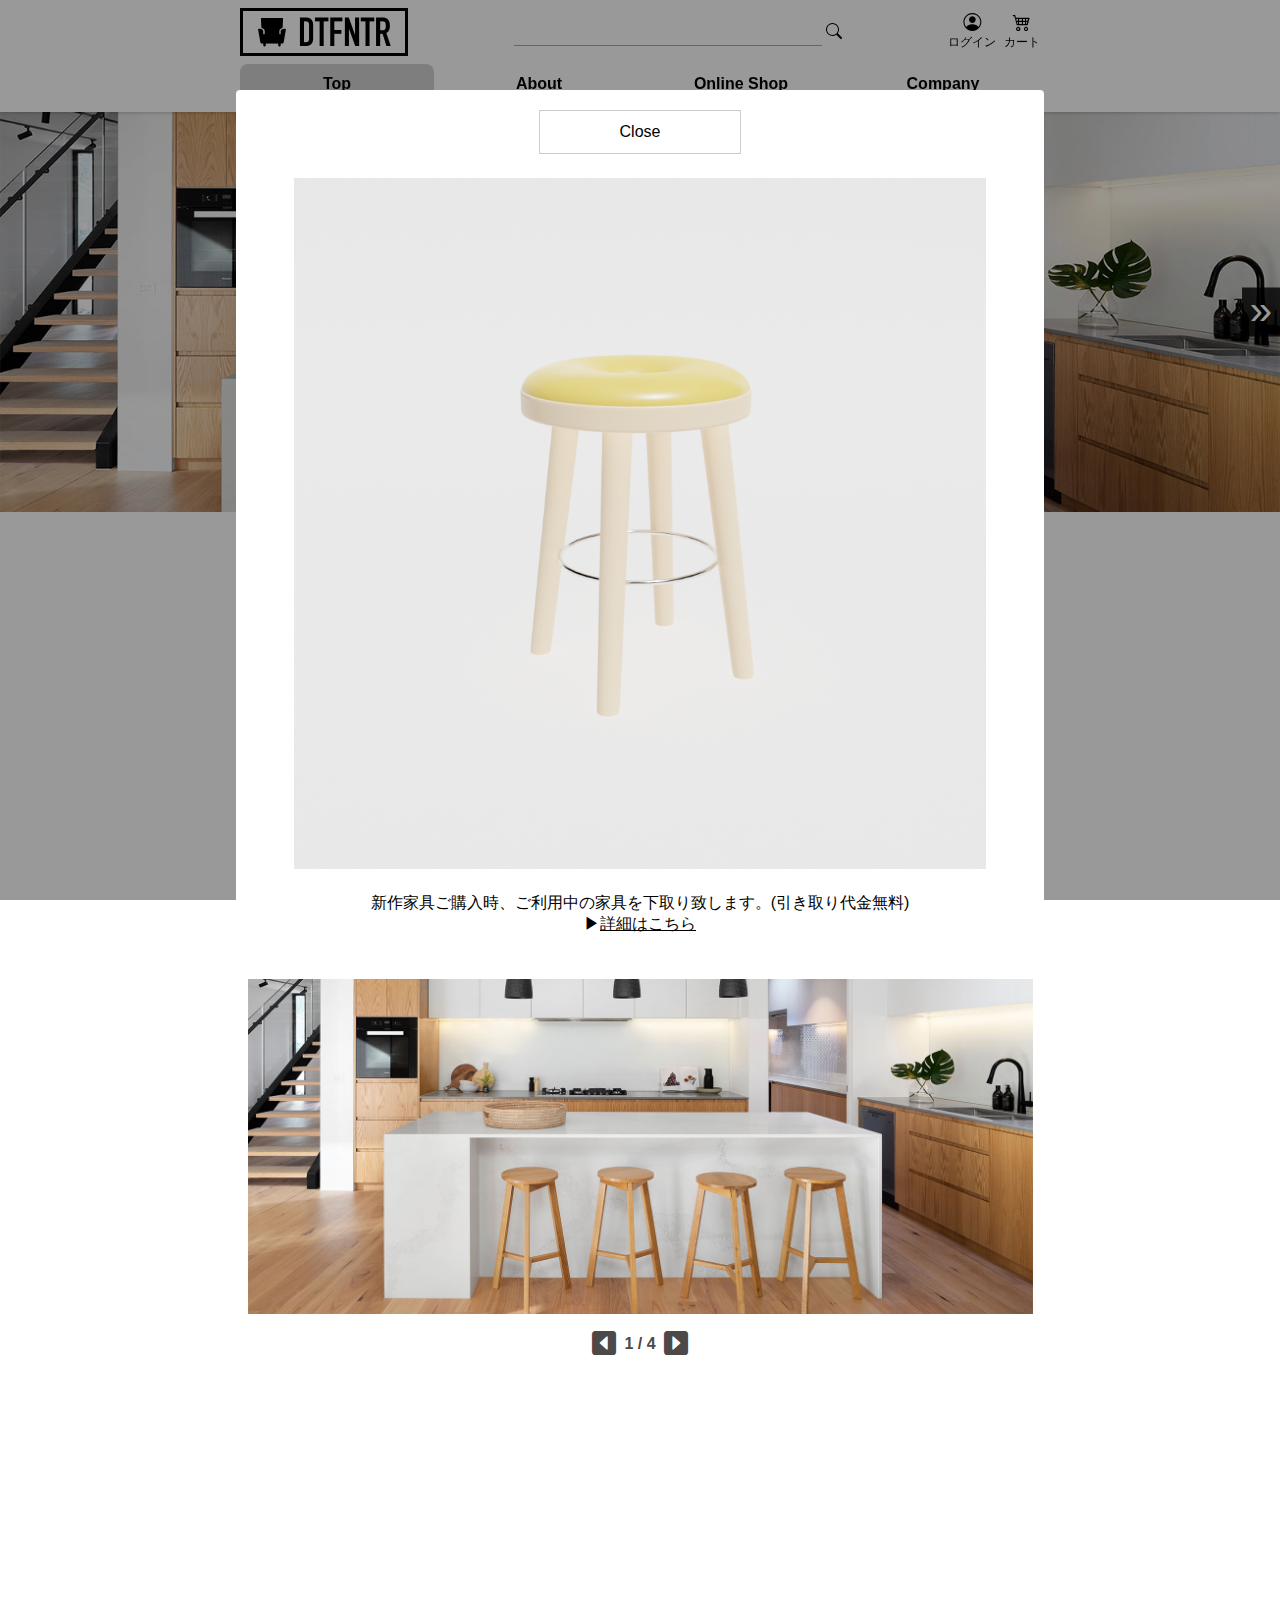
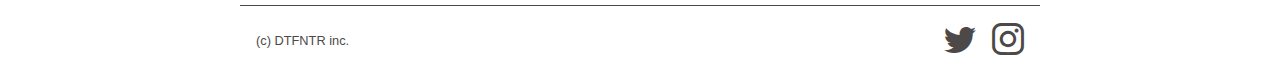
<file: index.html>
<!DOCTYPE html>
<html lang="ja">
  <head>
    <!-- Google Tag Manager -->
    <script>
      (function (w, d, s, l, i) {
        w[l] = w[l] || [];
        w[l].push({ "gtm.start": new Date().getTime(), event: "gtm.js" });
        var f = d.getElementsByTagName(s)[0],
          j = d.createElement(s),
          dl = l != "dataLayer" ? "&l=" + l : "";
        j.async = true;
        j.src = "https://www.googletagmanager.com/gtm.js?id=" + i + dl;
        f.parentNode.insertBefore(j, f);
      })(window, document, "script", "dataLayer", "GTM-W4WZ5GX5");
    </script>
    <!-- End Google Tag Manager -->
    <meta charset="UTF-8" />
    <meta http-equiv="X-UA-Compatible" content="IE=edge" />
    <meta name="viewport" content="width=device-width, initial-scale=1.0" />
    <title>DTFNTR - アンティーク家具専門店</title>
    <meta name="keywords" content="アンティーク専門店,ダミーサイト" />
    <meta
      name="description"
      content="これはhtml/css/java scriptの練習用ダミーサイトです。実在する店舗およびオンラインショップではありません。"
    />
    <link
      rel="stylesheet"
      href="https://cdn.jsdelivr.net/npm/swiper@10/swiper-bundle.min.css"
    />
    <link rel="icon" href="img/favicon.png" />
    <link
      rel="stylesheet"
      href="https://cdn.jsdelivr.net/npm/bootstrap-icons@1.5.0/font/bootstrap-icons.css"
    />
    <link rel="stylesheet" href="css/style.css" />
    <link
      rel="stylesheet"
      href="https://cdn.jsdelivr.net/npm/swiper@10/swiper-bundle.min.css"
    />

    <script src="https://cdn.jsdelivr.net/npm/swiper@10/swiper-bundle.min.js"></script>
    <style>
      /* スライドの動き等速 */

      .swiper {
        z-index: -999;
      }
      .swiper-wrapper {
        transition-timing-function: linear;
      }
      /* 画像のサイズ調整 */
      .swiper-slide img {
        height: auto;
        width: 100%;
      }
    </style>
  </head>
  <!-- Google tag (gtag.js) -->
  <script
    async
    src="https://www.googletagmanager.com/gtag/js?id=G-Y4DRZBEG6T"
  ></script>
  <script>
    window.dataLayer = window.dataLayer || [];
    function gtag() {
      dataLayer.push(arguments);
    }
    gtag("js", new Date());

    gtag("config", "G-Y4DRZBEG6T");
  </script>
  <body>
    <!-- Google Tag Manager (noscript) -->
    <noscript
      ><iframe
        src="https://www.googletagmanager.com/ns.html?id=GTM-W4WZ5GX5"
        height="0"
        width="0"
        style="display: none; visibility: hidden"
      ></iframe
    ></noscript>
    <!-- End Google Tag Manager (noscript) -->
    <header class="scrolled">
      <div class="container">
        <a href="index.html">
          <h1 class="logo">
            <img src="img/logo.png" alt="DTFNTR" width="168" height="48" />
          </h1>
        </a>
        <form action="">
          <input type="text" name="" id="" />
          <button><i class="bi bi-search"></i></button>
        </form>
        <nav>
          <ul>
            <li>
              <a href="#">
                <i class="bi bi-person-circle"></i>
                ログイン
              </a>
            </li>
            <li>
              <a href="#">
                <i class="bi bi-cart4"></i>
                カート
              </a>
            </li>
          </ul>
        </nav>
      </div>
      <menu class="pcMenu">
        <div class="container">
          <ul>
            <li class="currentPage"><a href="index.html">Top</a></li>
            <li><a href="about/about.html">About</a></li>
            <li class="subMenu" id="jsBtn">
              <a href="online/online.html">Online Shop</a>
              <ul class="hidden" id="jsToggle">
                <li><a href="#">新商品</a></li>
                <li><a href="#">すべての商品</a></li>
                <li><a href="#">セール</a></li>
              </ul>
            </li>
            <li class="subMenu" id="jsBtn">
              <a href="company/company.html">Company</a>
              <ul class="hidden" id="jsToggle">
                <li><a href="#">会社概要</a></li>
                <li><a href="#">沿革</a></li>
              </ul>
            </li>
          </ul>
        </div>
      </menu>
    </header>
    <div id="nav-toggle">
      <div>
        <span></span>
        <span></span>
        <span></span>
      </div>
    </div>
    <div id="global-nav">
      <nav>
        <ul>
          <li class="currentPage"><a href="index.html">Top</a></li>
          <li><a href="about/about.html">About</a></li>
          <li><a href="online/online.html">Online Shop</a></li>
          <li><a href="company/company.html">Company</a></li>
        </ul>
      </nav>
    </div>
    <div id="target"></div>
    <!-- <section class="hero">
    <img src="img/hero1.png" alt="素敵なソファ" class="current">
    <img src="img/hero2.png" alt="素敵な黒いチェア">
    <img src="img/hero3.png" alt="素敵な2つのチェア">
  </section> -->
    <!-- ドットインストールカルーセル ここから -->
    <section class="carousel">
      <div class="dtHero">
        <ul class="dtHero__area">
          <li class="dtHero__area-img"><img src="img/newP01.jpg" alt="" /></li>
          <li class="dtHero__area-img"><img src="img/newP02.jpg" alt="" /></li>
          <li class="dtHero__area-img"><img src="img/newP03.jpg" alt="" /></li>
        </ul>
        <button class="dtHero__btn-prev">&laquo;</button>
        <button class="dtHero__btn-next">&raquo;</button>
      </div>
      <nav class="JScircle"></nav>
    </section>
    <!-- ドットインストールカルーセル ここまで-->
    <section class="products animate">
      <div class="container">
        <h1>DTFNTR - Down Town Furniture</h1>
        <p>
          東京都下町区の目白川沿いのレストランを改装し、オリジナル家具と輸入家具を取り扱うお店。<br />
          専門知識を持ったスタッフが、お客さまの快適な暮らしをご提案します。
        </p>
      </div>
    </section>

    <!-- スライドテスト -->
    <!-- <section class="products animate">
      <div class="container">
        <h1>スライド</h1>
        <div class="swiper sample-slider">
          <div class="swiper-wrapper">
            <div class="swiper-slide"><img src="img/pic1.png" /></div>
            <div class="swiper-slide"><img src="img/pic2.png" /></div>
            <div class="swiper-slide"><img src="img/pic3.png" /></div>
            <div class="swiper-slide"><img src="img/pic4.png" /></div>
            <div class="swiper-slide"><img src="img/pic5.png" /></div>
          </div>
        </div>

      </div>
    </section> -->
    <!-- スライドテストここまで -->

    <section class="products animate">
      <div class="container">
        <h1>2023 SS - New Products</h1>
        <p>2023年春夏の新商品が入荷しました。</p>
        <div class="slide">
          <a href="#">
            <img
              src="img/newP01.jpg"
              alt="2023年春夏の新商品"
              id="main_image"
              class="current"
            />
          </a>
        </div>
        <div class="toolbar">
          <div class="nav">
            <div id="prev"><i class="bi bi-caret-left-square-fill"></i></div>
            <div id="page"></div>
            <div id="next"><i class="bi bi-caret-right-square-fill"></i></div>
          </div>
        </div>
      </div>
    </section>

    <!-- タブメニュー start-->
    <section class="products animate">
      <div class="container tab-panel">
        <div class="tab-group">
          <div class="tab tab-A is-active">お知らせ</div>
          <div class="tab tab-B">商品情報</div>
          <div class="tab tab-C">重要なお知らせ</div>
        </div>
      </div>
      <div class="container panel tabArea-one tab-A is-show">
        <dl class="news">
          <dt>2022.11.06</dt>
          <dd><a href="#">2023冬セール開催について</a></dd> 
          <dt>2022.01.17</dt>
          <dd><a href="#">サイトリニューアルしました</a></dd>
        </dl>
      </div>
      <div class="container panel tabArea-two tab-B">
        <dl class="news">
          <dt>2023.03.20</dt>
          <dd><a href="#">北欧家具ファミリーセール開催します </a></dd>
          <dt>2023.04.03</dt>
          <dd><a href="#">2023SS 新商品の販売を開始しました</a></dd>
        </dl>
      </div>
      <div class="container panel tabArea-three tab-C">
        <dl class="news">
          <dt>2023.02.21</dt>
          <dd><a href="#">配送遅延についてお詫び</a></dd>
        </dl>
      </div>
    </section>
    <!-- タブメニュー end-->

    <footer>
      <div class="container">
        <small>(c) DTFNTR inc.</small>
        <ul>
          <li>
            <a href="#"><i class="bi bi-twitter"></i></a>
          </li>
          <li>
            <a href="#"><i class="bi bi-instagram"></i></a>
          </li>
        </ul>
      </div>
    </footer>
    <a href="#" id="to_top"><i class="bi bi-arrow-up-circle-fill"></i></a>

    <!-- モーダルウィンドウここから -->
    <div id="mask"></div>
    <section id="modal">
      <div id="close">Close</div>
      <div><img src="img/pic1.png" alt="" ></div>
      <p>新作家具ご購入時、ご利用中の家具を下取り致します。(引き取り代金無料)<br>&#9654;<a href="#" class="detail">詳細はこちら</a></p>
    </section>
    <!-- モーダルウィンドウここまで -->
    <script src="js/main.js"></script>
    <script src="js/index.js"></script>

    <script src="js/jquery-3.6.3.min.js"></script>
    <script src="js/JQ_hum_toggle.js"></script>
    <script>
      const swiper = new Swiper(".swiper", {
        loop: true, // ループ有効
        slidesPerView: 4, // 一度に表示する枚数
        speed: 6000, // ループの時間
        allowTouchMove: false, // スワイプ無効
        autoplay: {
          delay: 0, // 途切れなくループ
        },
      });
    </script>
  </body>
</html>
</file>
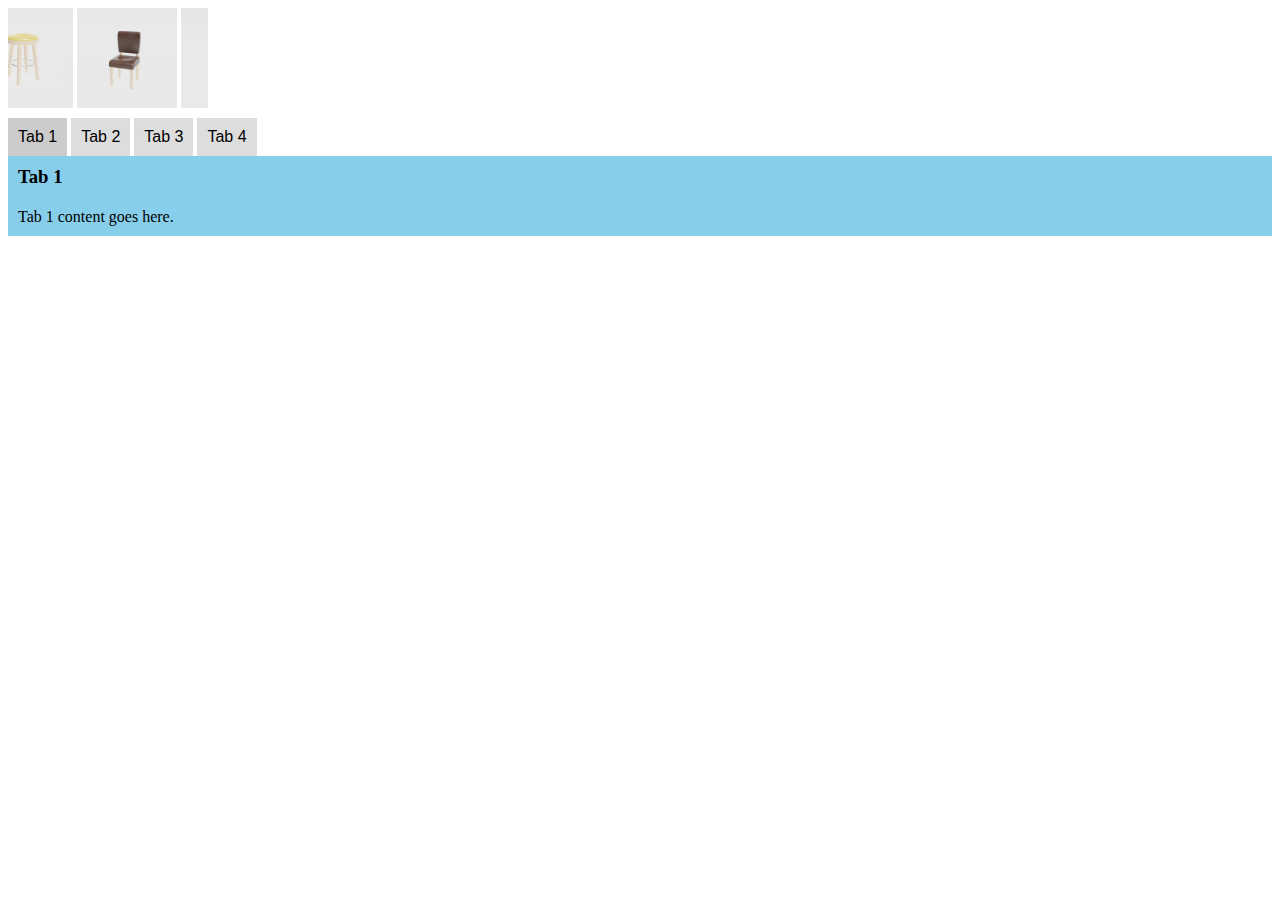
<file: ChatGPT/index.html>
<!DOCTYPE html>
<html lang="ja">
<head>
  <meta charset="UTF-8">
  <meta http-equiv="X-UA-Compatible" content="IE=edge">
  <meta name="viewport" content="width=device-width, initial-scale=1.0">
  <title>Chat GPT</title>
  <link rel="stylesheet" href="css/css.css">
</head>
<body>
  <!-- 画像スクロール -->
  <div id="scroll-wrapper">
    <img src="img/image1.png">
    <img src="img/image2.png">
    <img src="img/image3.png">
    <img src="img/image1.png">
    <img src="img/image2.png">
    <img src="img/image3.png">
  </div>
  
  <!-- タブメニュー -->
  <button class="tab active" onclick="openTab(event, 'tab1')">Tab 1</button>
  <button class="tab" onclick="openTab(event, 'tab2')">Tab 2</button>
  <button class="tab" onclick="openTab(event, 'tab3')">Tab 3</button>
  <button class="tab" onclick="openTab(event, 'tab4')">Tab 4</button>

<div id="tab1" class="tabcontent active">
  <h3>Tab 1</h3>
  <p>Tab 1 content goes here.</p>
</div>

<div id="tab2" class="tabcontent">
  <h3>Tab 2</h3>
  <p>Tab 2 content goes here.</p>
</div>

<div id="tab3" class="tabcontent">
  <h3>Tab 3</h3>
  <p>Tab 3 content goes here.</p>
</div>

<div id="tab4" class="tabcontent">
  <h3>Tab 4</h3>
  <p>Tab 4 content goes here.</p>
</div>
<script src="js/main.js"></script>
</body>
</html>
</file>
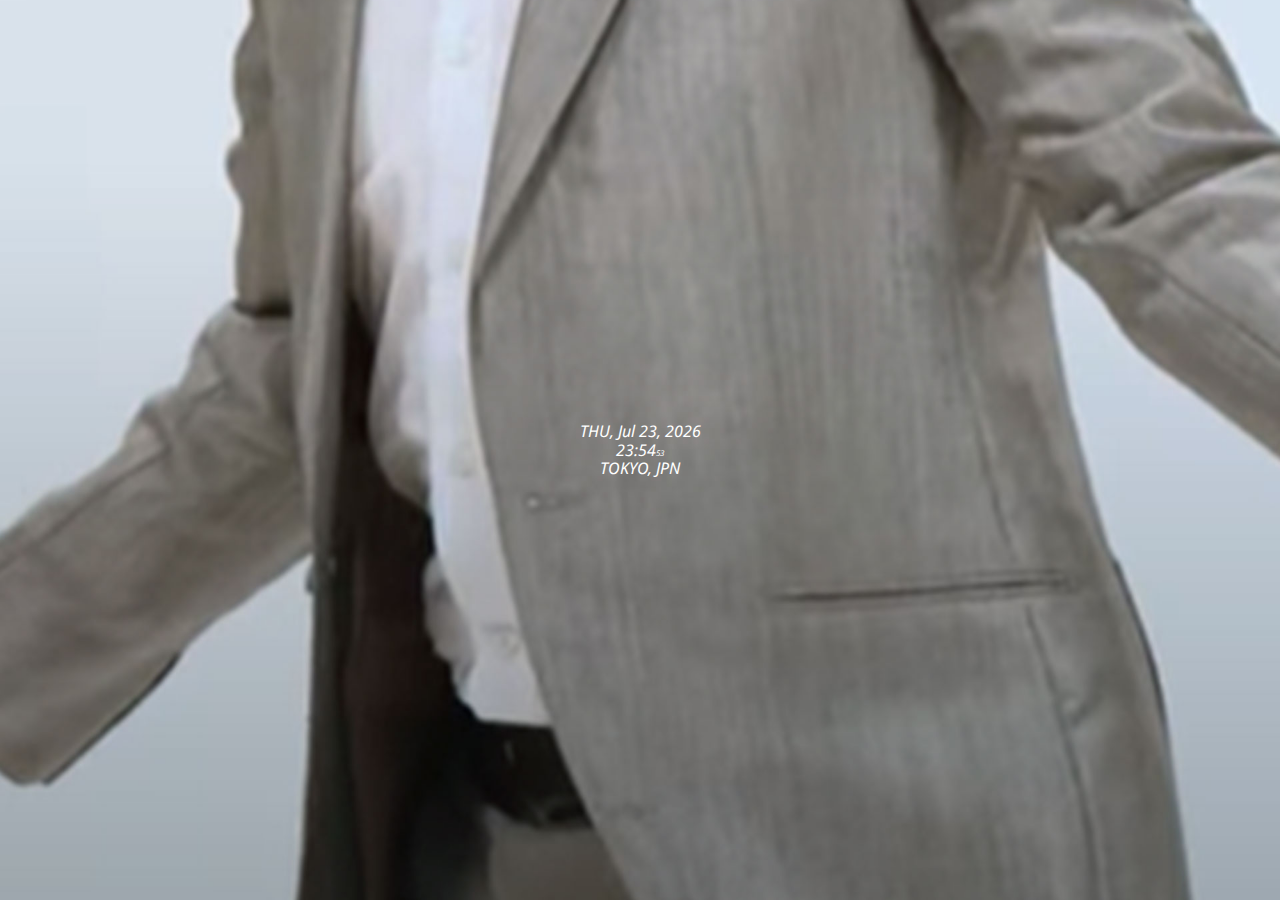
<file: time/index.html>
<!DOCTYPE html>
<html lang="ja">
<head>
  <meta charset="UTF-8">
  <meta http-equiv="X-UA-Compatible" content="IE=edge">
  <meta name="viewport" content="width=device-width, initial-scale=1.0">
  <link rel="stylesheet" href="css/style.css">
  <link rel="stylesheet" href="css/reset.css">
  <link rel="preconnect" href="https://fonts.googleapis.com">
  <link rel="preconnect" href="https://fonts.gstatic.com" crossorigin>
  <link href="https://fonts.googleapis.com/css2?family=Noto+Sans:ital,wght@1,900&display=swap" rel="stylesheet">
  <title>TIME</title>
</head>
<body>
  <section class="tab">
    <ul class="tabarea">
      <li class="tabarea__tyo selected">TYO</li>
      <li class="tabarea__lax">LAX</li>
      <li class="tabarea__nyc">NYC</li>
      <li class="tabarea__lon">LON</li>
    </ul>
  </section>
  <section class="watch">
    <div id="day"></div>
    <div id="time"><span id="hour"></span>:<span id="min"></span><span id="sec"></span></div>
    <div id="city">TOKYO, JPN</div>
  </section>
  <script src="js/main.js"></script>
</body>
</html>
</file>
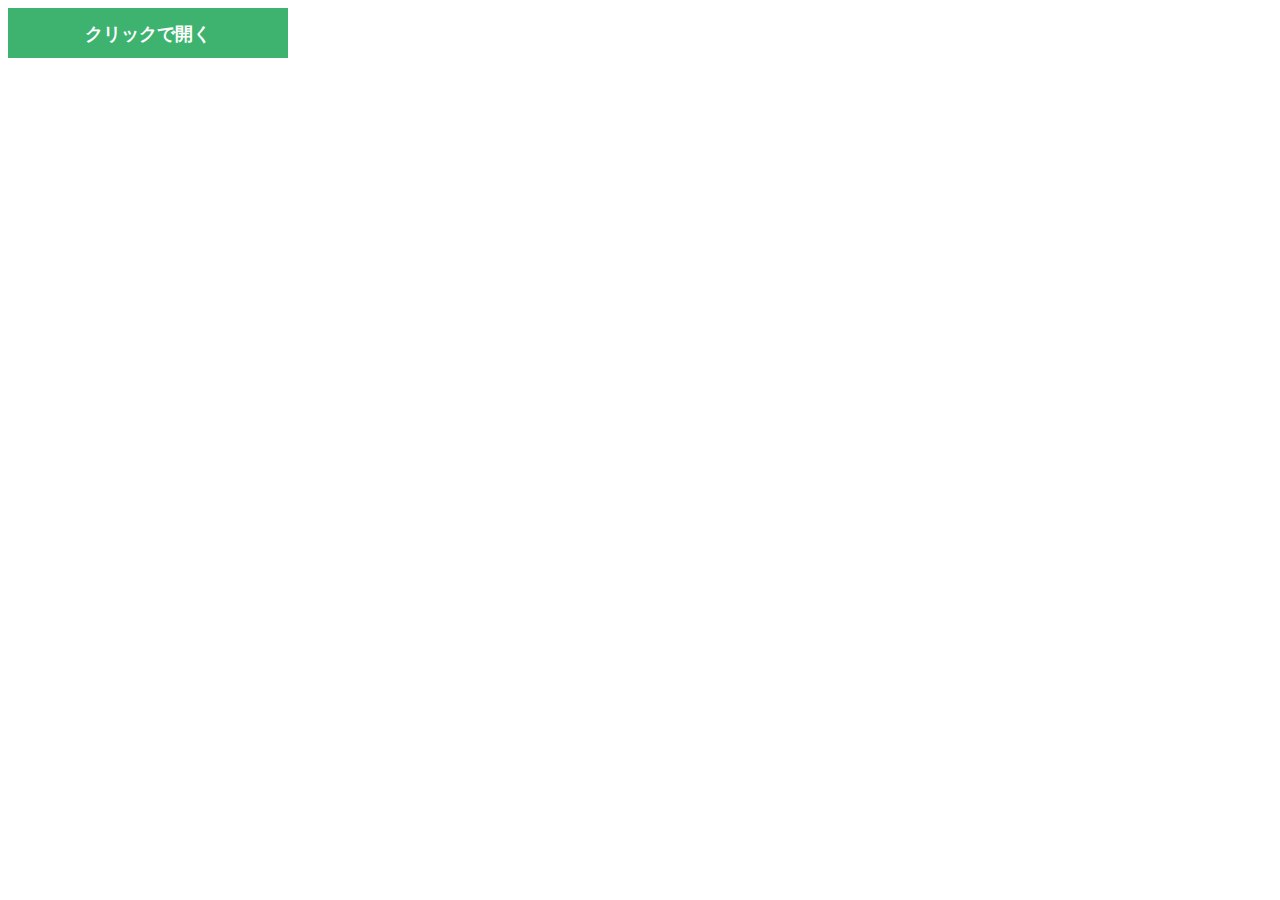
<file: test.html>
<!DOCTYPE html>
<html lang="ja">
<head>
  <meta charset="UTF-8">
  <meta http-equiv="X-UA-Compatible" content="IE=edge">
  <meta name="viewport" content="width=device-width, initial-scale=1.0">
  <title>Document</title>
  <style>
 button {
  appearance: none;
  border: 0;
}
button {
  display: block;
  width: 280px;
  height: 50px;
  cursor: pointer;
  background: #3eb370;
  color: #fff;
  font-size: 18px;
  font-weight: 600;
  text-align: center;
  line-height: 50px;
}
ul {
  padding:0;
  margin:0;
  list-style-type: none;
}
li,p {
  margin:0;
}
ul > li {
  width: 280px;
  border: 0;
  padding: 0;
  background-color: #eee;
  text-align: center;
  transition: 0.3s;
}
ul.open > li {
  padding: 13px 0;
  border-top: solid 1px #fff;
}
ul > li > p {
  line-height: 0;
  opacity: 0;
  visibility: hidden;
  transition: 0.3s;
}
ul.open > li > p {
  line-height: 1.5;
  opacity: 1;
  visibility: visible;
}
  </style>
</head>
<body>
  <button>クリックで開く</button>

  <ul>
    <li>
      <p>アコーディオンを作成します</p>
    </li>
    <li>
      <p>3つの項目に分かれています</p>
      <p>高さが異なる場合にも対応します</p>
    </li>
    <li>
      <p>最後の項目です</p>
    </li>
  </ul>
<script>
 document.querySelector('button')
  .addEventListener('click', () => {
    document.querySelector('ul').classList.toggle('open');    
});
</script>
</body>
</html>
</file>
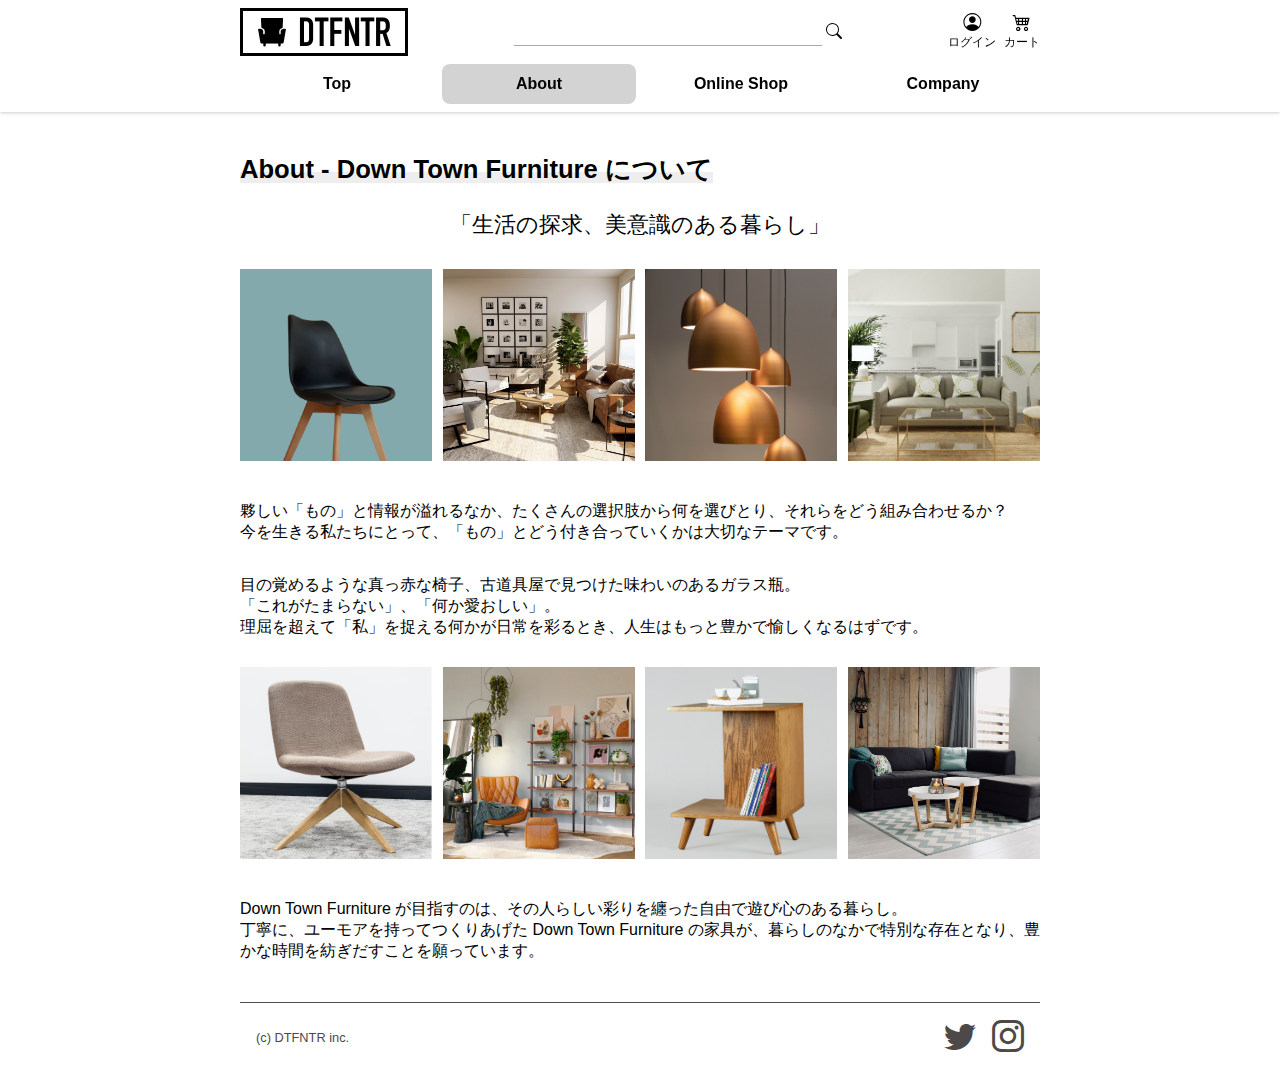
<file: about/about.html>
<!DOCTYPE html>
<html lang="ja">
<head>
  <!-- Google Tag Manager -->
<script>(function(w,d,s,l,i){w[l]=w[l]||[];w[l].push({'gtm.start':
  new Date().getTime(),event:'gtm.js'});var f=d.getElementsByTagName(s)[0],
  j=d.createElement(s),dl=l!='dataLayer'?'&l='+l:'';j.async=true;j.src=
  'https://www.googletagmanager.com/gtm.js?id='+i+dl;f.parentNode.insertBefore(j,f);
  })(window,document,'script','dataLayer','GTM-W4WZ5GX5');</script>
  <!-- End Google Tag Manager -->
  <meta charset="UTF-8">
  <meta http-equiv="X-UA-Compatible" content="IE=edge">
  <meta name="viewport" content="width=device-width, initial-scale=1.0">
  <title>DTFNTRについて - アンティーク家具専門店</title>
  <meta name="keywords" content="アンティーク専門店,ダミーサイト">
  <meta name="description" content="これはhtml/css/java scriptの練習用ダミーサイトです。実在する店舗およびオンラインショップではありません。">
  <link rel="icon" href="../img/favicon.png">
  <link rel="stylesheet" href="https://cdn.jsdelivr.net/npm/bootstrap-icons@1.5.0/font/bootstrap-icons.css">
  <link rel="stylesheet" href="../css/style.css">
  <link rel="stylesheet" href="css/about.css">
</head>
<!-- Google tag (gtag.js) -->
<script async src="https://www.googletagmanager.com/gtag/js?id=G-Y4DRZBEG6T"></script>
<script>
  window.dataLayer = window.dataLayer || [];
  function gtag(){dataLayer.push(arguments);}
  gtag('js', new Date());

  gtag('config', 'G-Y4DRZBEG6T');
</script>
<body>
  <!-- Google Tag Manager (noscript) -->
<noscript><iframe src="https://www.googletagmanager.com/ns.html?id=GTM-W4WZ5GX5"
  height="0" width="0" style="display:none;visibility:hidden"></iframe></noscript>
  <!-- End Google Tag Manager (noscript) -->
  <header class="scrolled">
    <div class="container">
      <a href="../index.html">
        <h1 class="logo">
          <img 
            src="../img/logo.png" 
            alt="DTFNTR"
            width="168"
            height="48">
        </h1>
      </a>
      <form action="">
        <input type="text" name="" id="">
        <button><i class="bi bi-search"></i></button>
      </form>
      <nav>
        <ul>
          <li>
            <a href="#">
              <i class="bi bi-person-circle"></i>
              ログイン
            </a>
          </li>
          <li>
            <a href="#">
              <i class="bi bi-cart4"></i>
              カート
            </a>
          </li>
        </ul>
      </nav>
    </div>
    <menu class="pcMenu">
      <div class="container">
        <ul>
          <li><a href="../index.html">Top</a></li>
          <li class="currentPage"><a href="../about/about.html">About</a></li>
          <li class="subMenu" id="jsBtn">
            <a href="../online/online.html">Online Shop</a>
              <ul class="hidden" id="jsToggle">
                <li><a href="#">新商品</a></li>
                <li><a href="#">すべての商品</a></li>
                <li><a href="#">セール</a></li>
              </ul>
            </li>
          <li class="subMenu" id="jsBtn">
            <a href="../company/company.html">Company</a>
            <ul class="hidden" id="jsToggle">
              <li><a href="#">会社概要</a></li>
              <li><a href="#">沿革</a></li>
            </ul>
          </li>
        </ul>
      </div>
    </menu>
  </header>
  <div id="nav-toggle">
    <div>
      <span></span>
      <span></span>
      <span></span>
    </div>
  </div>
  <div id="global-nav">
    <nav>
      <ul>
        <li><a href="../index.html">Top</a></li>
        <li class="currentPage"><a href="../about/about.html">About</a></li>
        <li><a href="../online/online.html">Online Shop</a></li>
        <li><a href="../company/company.html">Company</a></li>
      </ul>
    </nav>
  </div>
  <div id="target"></div>
  <section class="products animate">
    <div class="container secondLay">
      <h1>About - Down Town Furniture について</h1>
      <h2>「生活の探求、美意識のある暮らし」</h2>
      <div class="four-two">
        <div class="one"><img src="../about/img/about01.jpg" alt="aboutページのイメージ"></div>
        <div class="two"><img src="../about/img/about05.jpg" alt="aboutページのイメージ"></div>
        <div class="three"><img src="../about/img/about02.jpg" alt="aboutページのイメージ"></div>
        <div class="four"><img src="../about/img/about06.jpg" alt="aboutページのイメージ"></div>
        </div>
      <p>夥しい「もの」と情報が溢れるなか、たくさんの選択肢から何を選びとり、それらをどう組み合わせるか？<br />
        今を生きる私たちにとって、「もの」とどう付き合っていくかは大切なテーマです。</p>
          <p>目の覚めるような真っ赤な椅子、古道具屋で見つけた味わいのあるガラス瓶。<br />
          「これがたまらない」、「何か愛おしい」。<br />
          理屈を超えて「私」を捉える何かが日常を彩るとき、人生はもっと豊かで愉しくなるはずです。</p>
          <div class="four-two">
            <div class="one"><img src="../about/img/about03.jpg" alt="aboutページのイメージ"></div>
            <div class="two"><img src="../about/img/about07.jpg" alt="aboutページのイメージ"></div>
            <div class="three"><img src="../about/img/about04.jpg" alt="aboutページのイメージ"></div>
            <div class="four"><img src="../about/img/about08.jpg" alt="aboutページのイメージ"></div>
            </div>
          <p>Down Town Furniture が目指すのは、その人らしい彩りを纏った自由で遊び心のある暮らし。<br />
            丁寧に、ユーモアを持ってつくりあげた Down Town Furniture の家具が、暮らしのなかで特別な存在となり、豊かな時間を紡ぎだすことを願っています。</p>
  </section>
  <footer>
    <div class="container">
      <small>(c) DTFNTR inc.</small>
      <ul>
        <li><a href="#"><i class="bi bi-twitter"></i></a></li>
        <li><a href="#"><i class="bi bi-instagram"></i></a></li>
      </ul>
    </div>
  </footer>
  <a href="#" id="to_top"><i class="bi bi-arrow-up-circle-fill"></i></a>
  <script src="../js/jquery-3.6.3.min.js"></script>
  <script src="../js/main.js"></script>
</body>
</html>
</file>
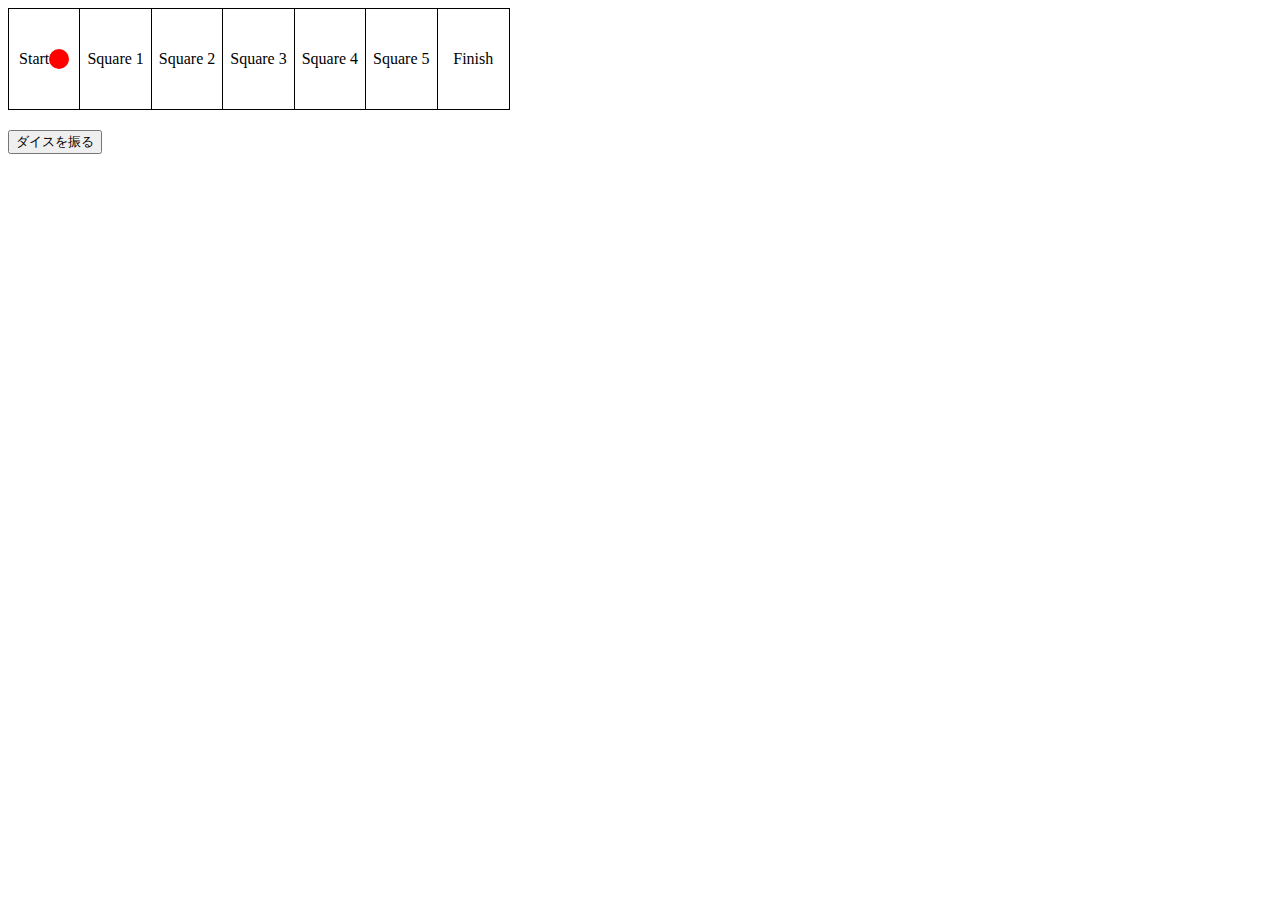
<file: ChatGPT/keisan.html>
<!DOCTYPE html>
<html>
  <head>
    <meta charset="utf-8">
    <title>JavaScript Calculator</title>
    <style>
      #board {
  display: flex;
  flex-wrap: wrap;
  width: 500px;
  height: 100px;
  border: 1px solid black;
  margin-bottom: 20px;
}

.square {
  display: flex;
  justify-content: center;
  align-items: center;
  width: calc(100% / 7);
  height: 100%;
  border-right: 1px solid black;
  box-sizing: border-box;
}

.square:last-child {
  border-right: none;
}

.piece {
  width: 20px;
  height: 20px;
  background-color: red;
  border-radius: 50%;
}

    </style>
  </head>
  <body>
    <div id="board"></div>
    <button id="roll-dice">ダイスを振る</button>
    
    <script>
      // 盤面の情報を配列に格納する
const board = [
  "Start",
  "Square 1",
  "Square 2",
  "Square 3",
  "Square 4",
  "Square 5",
  "Finish"
];

// 駒の位置を保持する変数
let position = 0;

// 盤面を描画する関数
function render() {
  const boardEl = document.getElementById("board");
  boardEl.innerHTML = "";
  for (let i = 0; i < board.length; i++) {
    const squareEl = document.createElement("div");
    squareEl.classList.add("square");
    squareEl.textContent = board[i];
    if (i === position) {
      const pieceEl = document.createElement("div");
      pieceEl.classList.add("piece");
      squareEl.appendChild(pieceEl);
    }
    boardEl.appendChild(squareEl);
  }
}

// ダイスを振る関数
function rollDice() {
  const roll = Math.floor(Math.random() * 6) + 1;
  position += roll;
  if (position >= board.length) {
    position = board.length - 1;
  }
  render();
}

// ゲーム開始時に盤面を描画する
render();

// ダイスを振るボタンが押されたときにダイスを振る
const rollDiceButton = document.getElementById("roll-dice");
rollDiceButton.addEventListener("click", rollDice);

    </script>
  </body>
</html>
</file>
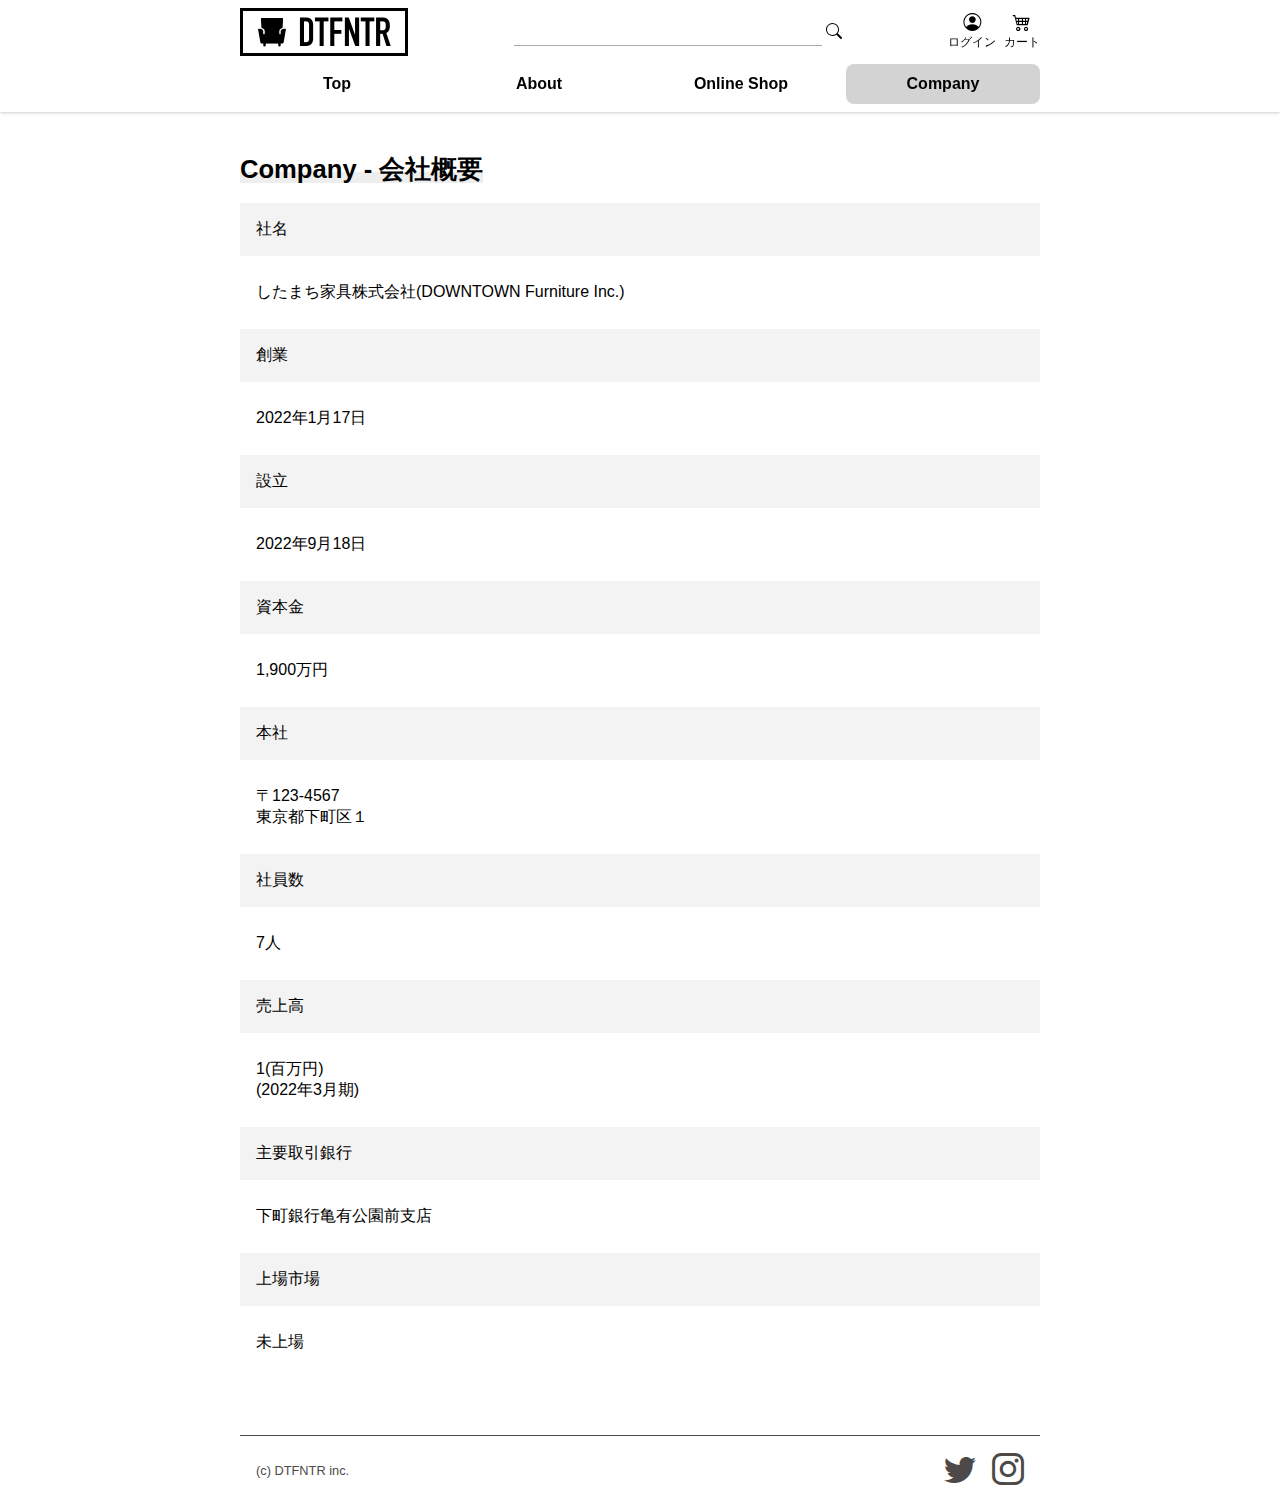
<file: company/company.html>
<!DOCTYPE html>
<html lang="ja">
<head>
  <!-- Google Tag Manager -->
<script>(function(w,d,s,l,i){w[l]=w[l]||[];w[l].push({'gtm.start':
  new Date().getTime(),event:'gtm.js'});var f=d.getElementsByTagName(s)[0],
  j=d.createElement(s),dl=l!='dataLayer'?'&l='+l:'';j.async=true;j.src=
  'https://www.googletagmanager.com/gtm.js?id='+i+dl;f.parentNode.insertBefore(j,f);
  })(window,document,'script','dataLayer','GTM-W4WZ5GX5');</script>
  <!-- End Google Tag Manager -->
  <meta charset="UTF-8">
  <meta http-equiv="X-UA-Compatible" content="IE=edge">
  <meta name="viewport" content="width=device-width, initial-scale=1.0">
  <title>DTFNTR会社概要 - アンティーク家具専門店</title>
  <meta name="keywords" content="アンティーク専門店,ダミーサイト">
  <meta name="description" content="これはhtml/css/java scriptの練習用ダミーサイトです。実在する店舗およびオンラインショップではありません。">
  <link rel="icon" href="../img/favicon.png">
  <link rel="stylesheet" href="https://cdn.jsdelivr.net/npm/bootstrap-icons@1.5.0/font/bootstrap-icons.css">
  <link rel="stylesheet" href="../css/style.css">
  <link rel="stylesheet" href="css/company.css">
</head>
<!-- Google tag (gtag.js) -->
<script async src="https://www.googletagmanager.com/gtag/js?id=G-Y4DRZBEG6T"></script>
<script>
  window.dataLayer = window.dataLayer || [];
  function gtag(){dataLayer.push(arguments);}
  gtag('js', new Date());

  gtag('config', 'G-Y4DRZBEG6T');
</script>
<body>
  <!-- Google Tag Manager (noscript) -->
<noscript><iframe src="https://www.googletagmanager.com/ns.html?id=GTM-W4WZ5GX5"
  height="0" width="0" style="display:none;visibility:hidden"></iframe></noscript>
  <!-- End Google Tag Manager (noscript) -->
  <header class="scrolled">
    <div class="container">
      <a href="../index.html">
        <h1 class="logo">
          <img 
            src="../img/logo.png" 
            alt="DTFNTR"
            width="168"
            height="48">
        </h1>
      </a>
      <form action="">
        <input type="text" name="" id="">
        <button><i class="bi bi-search"></i></button>
      </form>
      <nav>
        <ul>
          <li>
            <a href="#">
              <i class="bi bi-person-circle"></i>
              ログイン
            </a>
          </li>
          <li>
            <a href="#">
              <i class="bi bi-cart4"></i>
              カート
            </a>
          </li>
        </ul>
      </nav>
    </div>
    <menu class="pcMenu">
      <div class="container">
        <ul>
          <li><a href="../index.html">Top</a></li>
          <li><a href="../about/about.html">About</a></li>
          <li class="subMenu" id="jsBtn">
            <a href="../online/online.html">Online Shop</a>
              <ul class="hidden" id="jsToggle">
                <li><a href="#">新商品</a></li>
                <li><a href="#">すべての商品</a></li>
                <li><a href="#">セール</a></li>
              </ul>
            </li>
          <li class="subMenu currentPage" id="jsBtn">
            <a href="../company/company.html">Company</a>
            <ul class="hidden" id="jsToggle">
              <li><a href="#">会社概要</a></li>
              <li><a href="#">沿革</a></li>
            </ul>
          </li>
        </ul>
      </div>
    </menu>
  </header>
  <div id="nav-toggle">
    <div>
      <span></span>
      <span></span>
      <span></span>
    </div>
  </div>
  <div id="global-nav">
    <nav>
      <ul>
        <li><a href="../index.html">Top</a></li>
        <li><a href="../about/about.html">About</a></li>
        <li><a href="../online/online.html">Online Shop</a></li>
        <li class="currentPage"><a href="../company/company.html">Company</a></li>
      </ul>
    </nav>
  </div>
  <div id="target"></div>

  <section class="products animate">
    <div class="container secondLay">
      <h1>Company - 会社概要</h1>
      <dl class="company">
        <dt>社名</dt>
        <dd>したまち家具株式会社(DOWNTOWN Furniture Inc.)</dd>
        <dt>創業</dt>
        <dd>2022年1月17日</dd>
        <dt>設立</dt>
        <dd>2022年9月18日</dd>
        <dt>資本金</dt>
        <dd>1,900万円</dd>
        <dt>本社</dt>
        <dd>〒123-4567<br>東京都下町区１</dd>
        <dt>社員数</dt>
        <dd>7人</dd>
        <dt>売上高</dt>
        <dd>1(百万円)<br>(2022年3月期)</dd>
        <dt>主要取引銀行</dt>
        <dd>下町銀行亀有公園前支店</dd>
        <dt>上場市場</dt>
        <dd>未上場</dd>
      </dl>
  </section>

  <footer>
    <div class="container">
      <small>(c) DTFNTR inc.</small>
      <ul>
        <li><a href="#"><i class="bi bi-twitter"></i></a></li>
        <li><a href="#"><i class="bi bi-instagram"></i></a></li>
      </ul>
    </div>
  </footer>
  <a href="#" id="to_top"><i class="bi bi-arrow-up-circle-fill"></i></a>
  <script src="../js/jquery-3.6.3.min.js"></script>
  <script src="../js/main.js"></script>
</body>
</html>
</file>
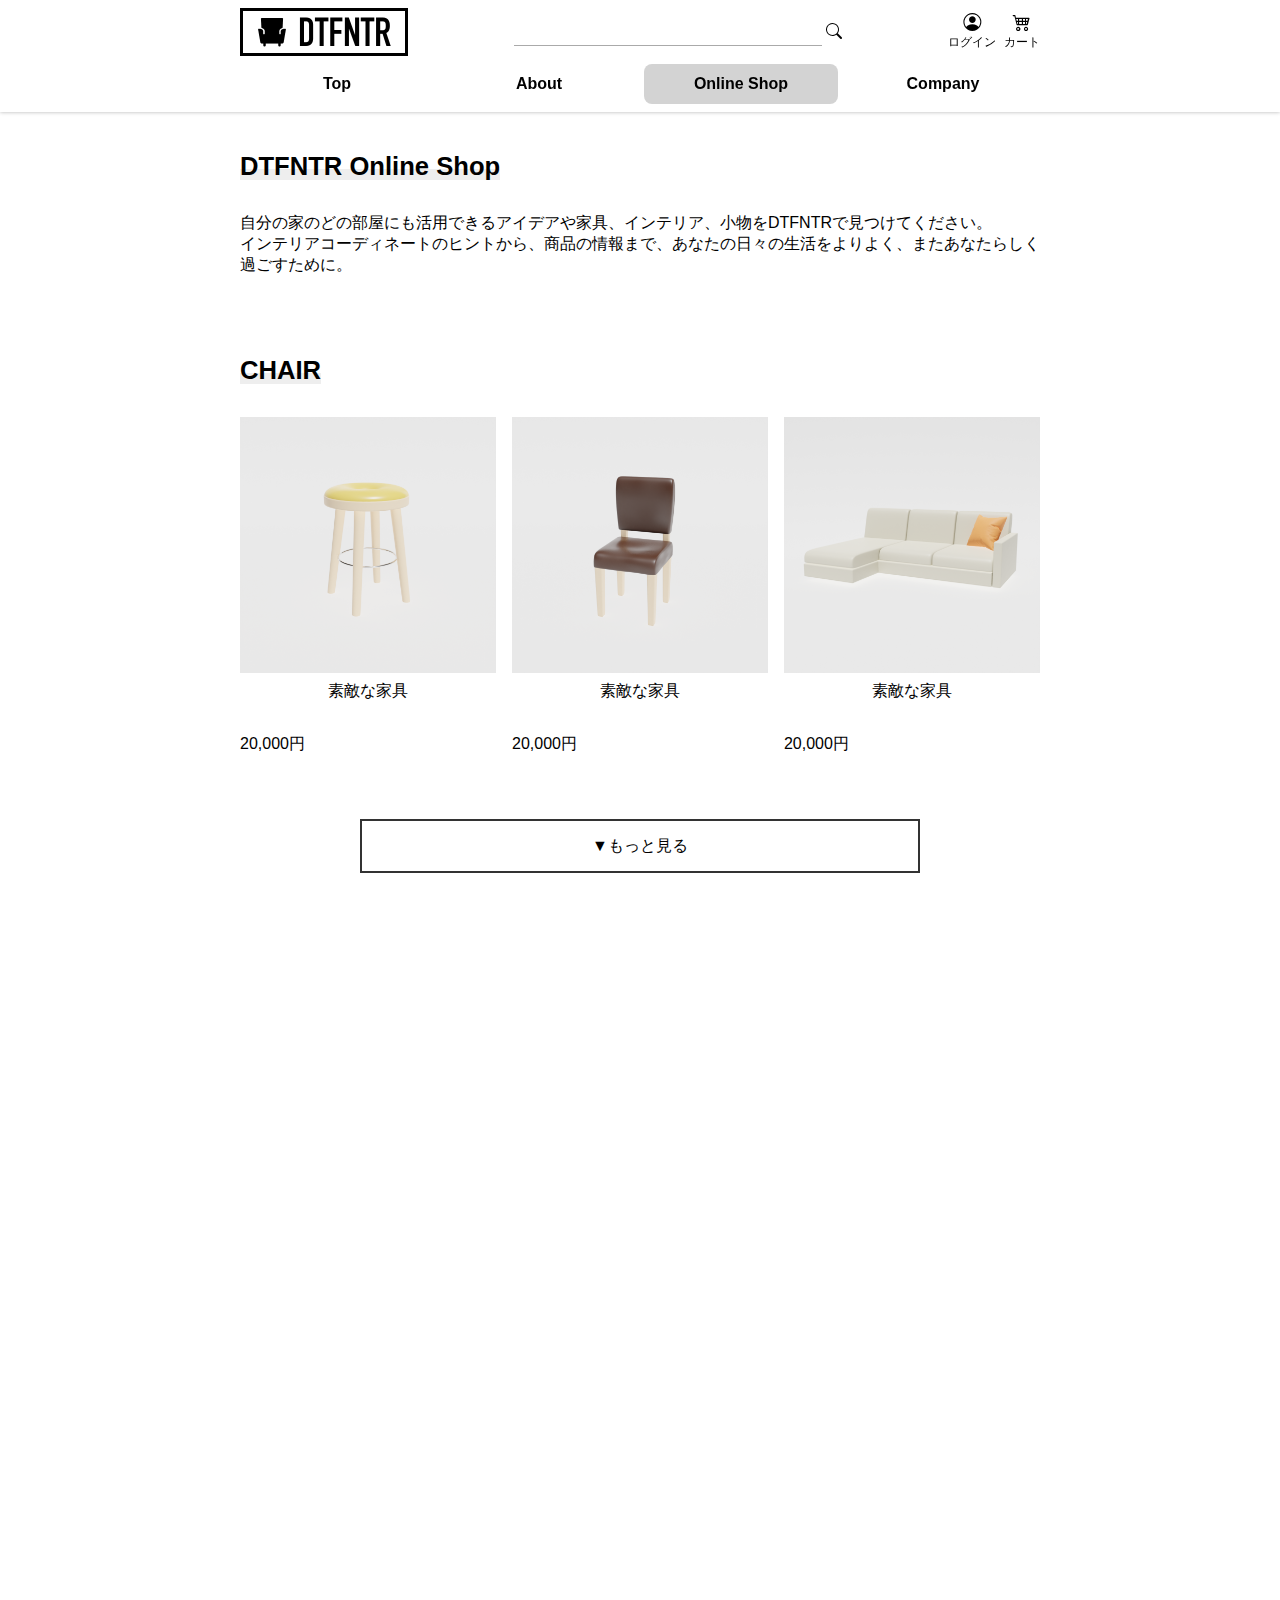
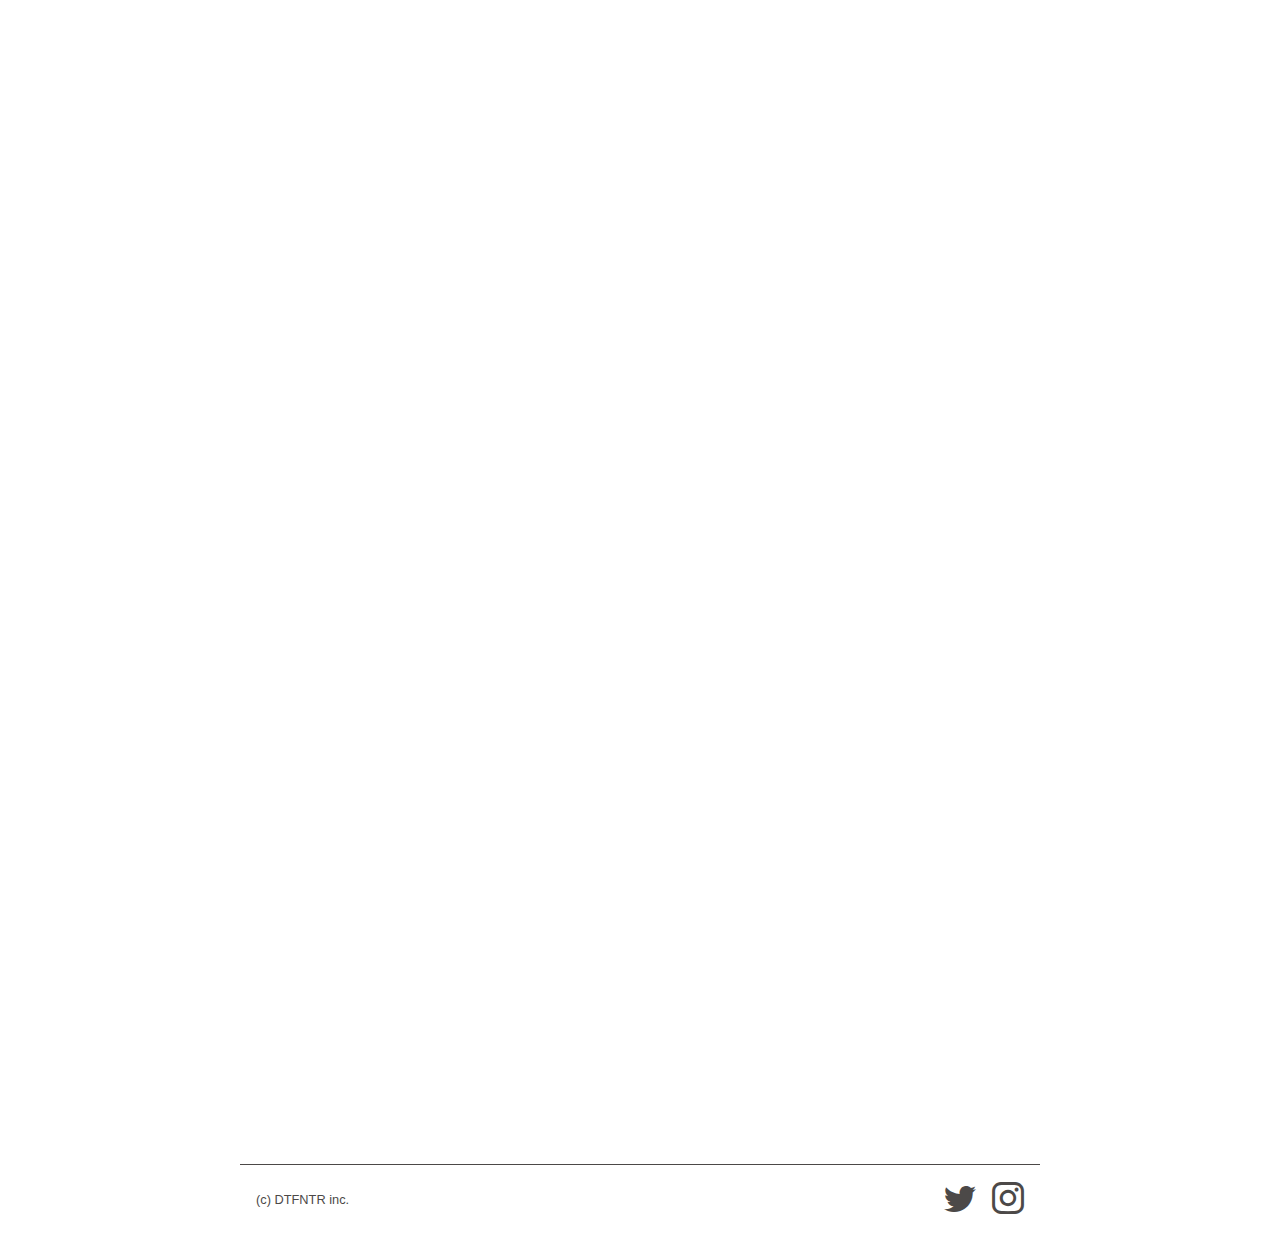
<file: online/online.html>
<!DOCTYPE html>
<html lang="ja">
<head>
  <!-- Google Tag Manager -->
<script>(function(w,d,s,l,i){w[l]=w[l]||[];w[l].push({'gtm.start':
  new Date().getTime(),event:'gtm.js'});var f=d.getElementsByTagName(s)[0],
  j=d.createElement(s),dl=l!='dataLayer'?'&l='+l:'';j.async=true;j.src=
  'https://www.googletagmanager.com/gtm.js?id='+i+dl;f.parentNode.insertBefore(j,f);
  })(window,document,'script','dataLayer','GTM-W4WZ5GX5');</script>
  <!-- End Google Tag Manager -->
  <meta charset="UTF-8">
  <meta http-equiv="X-UA-Compatible" content="IE=edge">
  <meta name="viewport" content="width=device-width, initial-scale=1.0">
  <title>DTFNTR - アンティーク家具専門店</title>
  <meta name="keywords" content="アンティーク専門店,ダミーサイト">
  <meta name="description" content="これはhtml/css/java scriptの練習用ダミーサイトです。実在する店舗およびオンラインショップではありません。">
  <link rel="icon" href="../img/favicon.png">
  <link rel="stylesheet" href="https://cdn.jsdelivr.net/npm/bootstrap-icons@1.5.0/font/bootstrap-icons.css">
  <link rel="stylesheet" href="../css/style.css">
  <link rel="stylesheet" href="css/online.css">
</head>
<!-- Google tag (gtag.js) -->
<script async src="https://www.googletagmanager.com/gtag/js?id=G-Y4DRZBEG6T"></script>
<script>
  window.dataLayer = window.dataLayer || [];
  function gtag(){dataLayer.push(arguments);}
  gtag('js', new Date());

  gtag('config', 'G-Y4DRZBEG6T');
</script>
<body>
  <!-- Google Tag Manager (noscript) -->
<noscript><iframe src="https://www.googletagmanager.com/ns.html?id=GTM-W4WZ5GX5"
  height="0" width="0" style="display:none;visibility:hidden"></iframe></noscript>
  <!-- End Google Tag Manager (noscript) -->
  <header class="scrolled">
    <div class="container">
      <a href="../index.html">
        <h1 class="logo">
          <img 
            src="../img/logo.png" 
            alt="DTFNTR"
            width="168"
            height="48">
        </h1>
      </a>
      <form action="">
        <input type="text" name="" id="">
        <button><i class="bi bi-search"></i></button>
      </form>
      <nav>
        <ul>
          <li>
            <a href="#">
              <i class="bi bi-person-circle"></i>
              ログイン
            </a>
          </li>
          <li>
            <a href="#">
              <i class="bi bi-cart4"></i>
              カート
            </a>
          </li>
        </ul>
      </nav>
    </div>
    <menu class="pcMenu">
      <div class="container">
        <ul>
          <li><a href="../index.html">Top</a></li>
          <li><a href="../about/about.html">About</a></li>
          <li class="currentPage subMenu" id="jsBtn"><a href="../online/online.html">Online Shop</a>
            <ul class="hidden" id="jsToggle">
              <li><a href="#">新商品</a></li>
              <li><a href="#">すべての商品</a></li>
              <li><a href="#">セール</a></li>
            </ul></li>
            <li class="subMenu" id="jsBtn">
              <a href="../company/company.html">Company</a>
              <ul class="hidden" id="jsToggle">
                <li><a href="#">会社概要</a></li>
                <li><a href="#">沿革</a></li>
              </ul>
            </li>
        </ul>
      </div>
    </menu>
  </header>
  <div id="nav-toggle">
    <div>
      <span></span>
      <span></span>
      <span></span>
    </div>
  </div>
  <div id="global-nav">
    <nav>
      <ul>
        <li><a href="../index.html">Top</a></li>
        <li><a href="../about/about.html">About</a></li>
        <li class="currentPage"><a href="../online/online.html">Online Shop</a></li>
        <li><a href="../company/company.html">Company</a></li>
      </ul>
    </nav>
  </div>
  <div id="target"></div>
  <section>
    <div class="secondLay top_img">
      <!-- <ul class="slides">
        <li><img src="img/online-top01.jpg" alt="DTFNTR Online Shop"></li>
        <li><img src="img/online-top02.jpg" alt="DTFNTR Online Shop"></li>
      </ul> -->
      <!-- <p>DTFNTR Online Shop</p> -->
    </div>
  </section>
  <section class="products animate">
    <div class="container">
      <h1>DTFNTR Online Shop</h1>
      <p>自分の家のどの部屋にも活用できるアイデアや家具、インテリア、小物をDTFNTRで見つけてください。<br>
        インテリアコーディネートのヒントから、商品の情報まで、あなたの日々の生活をよりよく、またあなたらしく過ごすために。</p>
  </section>
  <section class="products animate slide-from-left">
    <div class="container">
      <h1>CHAIR</h1>
      <ul>
        <li>
          <a href="#">
            <img src="../img/pic1.png" alt="素敵な家具">
            <h2>素敵な家具</h2>
            <p>20,000円</p>
          </a>
        </li>
        <li>
          <a href="#">
            <img src="../img/pic2.png" alt="素敵な家具">
            <h2>素敵な家具</h2>
            <p>20,000円</p>
          </a>
        </li>
        <li>
          <a href="#">
            <img src="../img/pic4.png" alt="素敵な家具">
            <h2>素敵な家具</h2>
            <p>20,000円</p>
          </a>
        </li>
      </ul>
     
        <ul class="item_hidden" id="jsChair">
          <li>
            <a href="#">
              <img src="../img/pic1.png" alt="素敵な家具">
              <h2>もっとみる非表示アイテム</h2>
              <p>0円</p>
            </a>
          </li>
          <li>
            <a href="#">
              <img src="../img/pic2.png" alt="素敵な家具">
              <h2>もっとみる非表示アイテム</h2>
              <p>0円</p>
            </a>
          </li>
          <li>
            <a href="#">
              <img src="../img/pic4.png" alt="素敵な家具">
              <h2>もっとみる非表示アイテム</h2>
              <p>0円</p>
            </a>
          </li>
        </ul>
  
      <button id="moreItem01" class="more">▼もっと見る</button>
    </div>
  </section>

  <section class="products animate slide-from-right">
    <div class="container">
      <h1>LIGHT</h1>
      <ul>
        <li>
          <a href="#">
            <img src="../img/pic3.png" alt="素敵な家具">
            <h2>素敵な家具</h2>
            <p>20,000円</p>
          </a>
        </li>
      </ul>
      <ul class="item_hidden" id="jsLight">
          <li>
            <a href="#">
              <img src="../img/pic3.png" alt="素敵な家具">
              <h2>もっとみる非表示アイテム</h2>
              <p>0円</p>
            </a>
          </li>
        </ul>
      <button id="moreItem02" class="more">▼もっと見る</button>
    </div>
  </section>

  <section class="products animate slide-from-left">
    <div class="container">
      <h1>DESK</h1>
      <ul>
        <li>
          <a href="#">
            <img src="../img/pic5.png" alt="素敵な家具">
            <h2>素敵な家具</h2>
            <p>20,000円</p>
          </a>
        </li>
      </ul>
      <ul class="item_hidden" id="jsDesk">
          <li>
            <a href="#">
              <img src="../img/pic5.png" alt="素敵な家具">
              <h2>もっとみる非表示アイテム</h2>
              <p>0円</p>
            </a>
          </li>
        </ul>
      <button id="moreItem03" class="more">▼もっと見る</button>
    </div>
  </section>

  <section class="products animate">
    <div class="container">
      <h1>FAQ - よくあるご質問</h1>
      <dl class="faq">
      <div class="faq__cont">
        <dt class="faq__cont-q">店舗で商品を試すことはできますか？</dt>
        <dd class="faq__cont-a">可能です。気になる商品がございましたら、店内のスタッフへお声がけください。<br>
          ※一部お試しできない商品がございます。</dd>
      </div>
      <div class="faq__cont">
        <dt class="faq__cont-q">商品を組み立てるのが難しい場合はどうすればよいですか？</dt>
        <dd class="faq__cont-a">別途料金が追加となりますが、当社スタッフがお客様のご自宅へ伺い組み立て代行いたします。</dd>
      </div>
      <div class="faq__cont">
        <dt class="faq__cont-q">購入した商品の部品が無い、または破損している</dt>
        <dd class="faq__cont-a">お電話、またはメールにてご連絡ください。早急にご対応いたします。<br>
        電話 : 03-****-****<br>
      メール : dtfntr-tokyo@qmail.com</dd>
      </div>
      </dl>
    </div>
</section>

<section class="products animate voices">
  <div class="container">
    <h1>Customer's Voice</h1>
    <div class="user">
      <div class="comment">
      <p>家族で使えるダイニングテーブルを探していました。素敵な商品を購入することができました。</p>
      <footer class="v_footer">
      <p>会社員（32）</p>
    </footer>
    </div>
    <div class="animate comment delay">
      <p>大学に合格し一人暮らし用のテーブル兼勉強机を購入しました。便利で使いやすいです。</p>
      <footer class="v_footer">
      <p>学生（19）</p>
    </footer>
  </div>
  <div class="animate comment delay-more">
      <p>わん！（飼い主に自分用の小屋を買ってもらいました）</p>
      <footer class="v_footer">
      <p>犬（4）</p>
    </footer>
    </div>
  </div>
</div>
</section>

  <footer>
    <div class="container">
      <small>(c) DTFNTR inc.</small>
      <ul>
        <li><a href="#"><i class="bi bi-twitter"></i></a></li>
        <li><a href="#"><i class="bi bi-instagram"></i></a></li>
      </ul>
    </div>
  </footer>
  <a href="#" id="to_top"><i class="bi bi-arrow-up-circle-fill"></i></a>
  <script src="../js/jquery-3.6.3.min.js"></script>
  <script src="../js/main.js"></script>
  <script src="../js/online.js"></script>
</body>
</html>
</file>
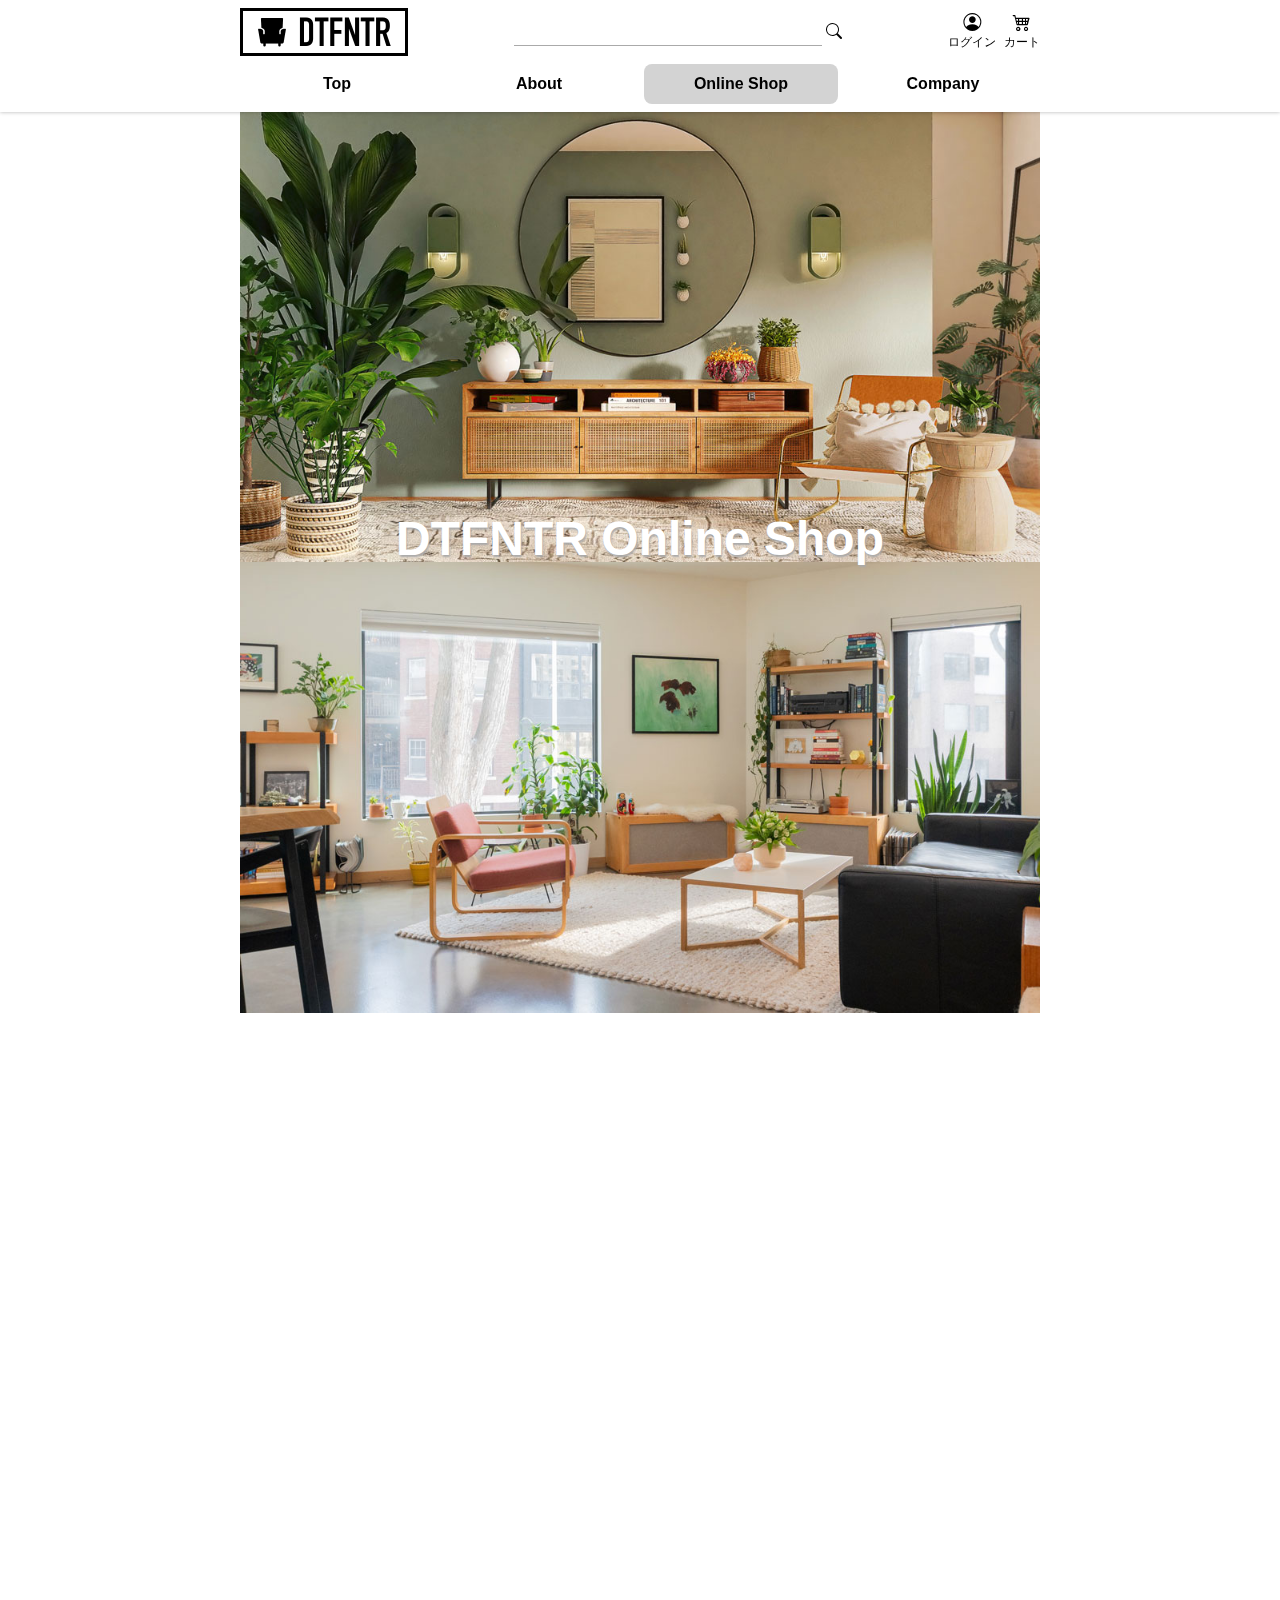
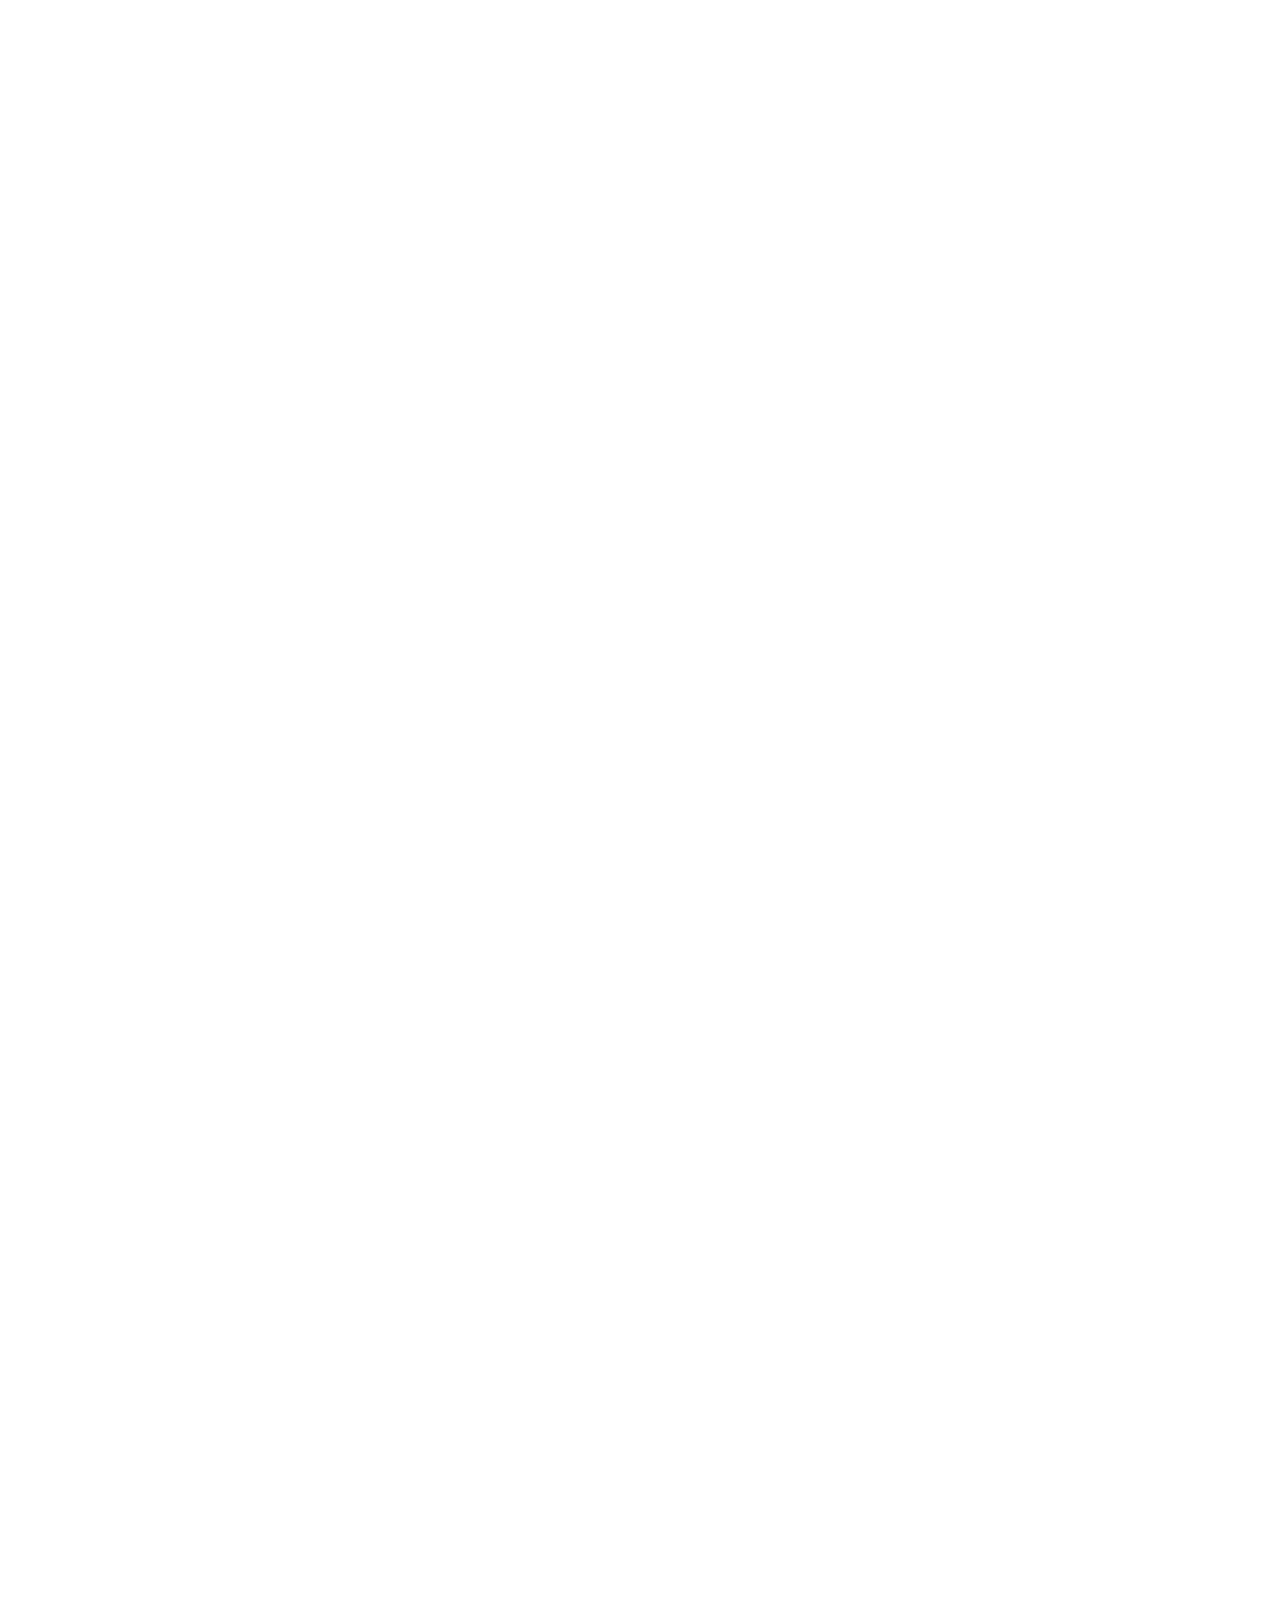
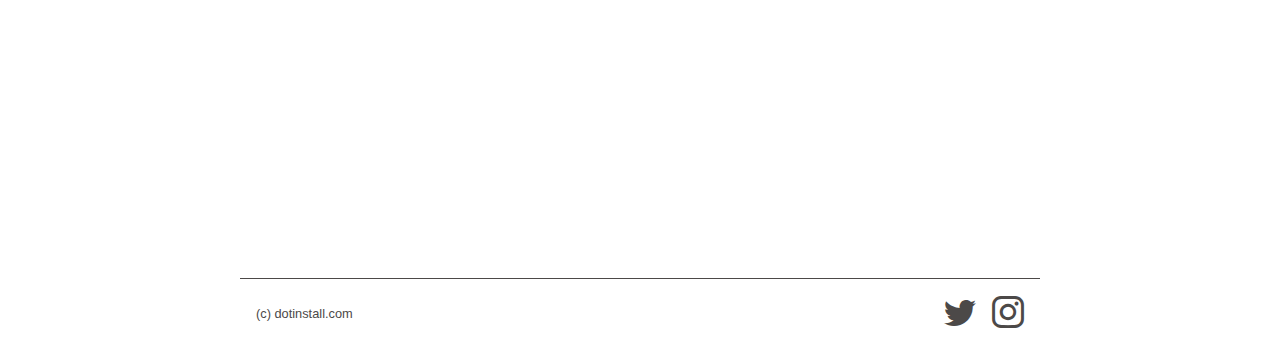
<file: online/online_new.html>
<!DOCTYPE html>
<html lang="ja">
<head>
  <meta charset="UTF-8">
  <meta http-equiv="X-UA-Compatible" content="IE=edge">
  <meta name="viewport" content="width=device-width, initial-scale=1.0">
  <title>DTFNTR - アンティーク家具専門店</title>
  <meta name="keywords" content="アンティーク専門店,ダミーサイト">
  <meta name="description" content="これはhtml/css/java scriptの練習用ダミーサイトです。実在する店舗およびオンラインショップではありません。">
  <link rel="icon" href="../img/favicon.png">
  <link rel="stylesheet" href="https://cdn.jsdelivr.net/npm/bootstrap-icons@1.5.0/font/bootstrap-icons.css">
  <link rel="stylesheet" href="../css/style.css">
</head>
<!-- Google tag (gtag.js) -->
<script async src="https://www.googletagmanager.com/gtag/js?id=G-Y4DRZBEG6T"></script>
<script>
  window.dataLayer = window.dataLayer || [];
  function gtag(){dataLayer.push(arguments);}
  gtag('js', new Date());

  gtag('config', 'G-Y4DRZBEG6T');
</script>
<body>
  <header class="scrolled">
    <div class="container">
      <a href="../index.html">
        <h1 class="logo">
          <img 
            src="../img/logo.png" 
            alt="DTFNTR"
            width="168"
            height="48">
        </h1>
      </a>
      <form action="">
        <input type="text" name="" id="">
        <button><i class="bi bi-search"></i></button>
      </form>
      <nav>
        <ul>
          <li>
            <a href="#">
              <i class="bi bi-person-circle"></i>
              ログイン
            </a>
          </li>
          <li>
            <a href="#">
              <i class="bi bi-cart4"></i>
              カート
            </a>
          </li>
        </ul>
      </nav>
    </div>
    <menu class="pcMenu">
      <div class="container">
        <ul>
          <li><a href="../index.html">Top</a></li>
          <li><a href="../about/about.html">About</a></li>
          <li class="currentPage subMenu" id="jsBtn"><a href="../online/online.html">Online Shop</a>
            <ul class="hidden" id="jsToggle">
              <li><a href="#">新商品</a></li>
              <li><a href="#">すべての商品</a></li>
              <li><a href="#">セール</a></li>
            </ul></li>
            <li class="subMenu" id="jsBtn">
              <a href="../company/company.html">Company</a>
              <ul class="hidden" id="jsToggle">
                <li><a href="#">会社概要</a></li>
                <li><a href="#">沿革</a></li>
              </ul>
            </li>
        </ul>
      </div>
    </menu>
  </header>
  <div id="nav-toggle">
    <div>
      <span></span>
      <span></span>
      <span></span>
    </div>
  </div>
  <div id="global-nav">
    <nav>
      <ul>
        <li><a href="../index.html">Top</a></li>
        <li><a href="../about/about.html">About</a></li>
        <li class="currentPage"><a href="../online/online.html">Online Shop</a></li>
        <li><a href="../company/company.html">Company</a></li>
      </ul>
    </nav>
  </div>
  <div id="target"></div>
  <section>
    <div class="secondLay top_img">
      <ul class="slides">
        <li><img src="img/online-top01.jpg" alt=""></li>
        <li><img src="img/online-top02.jpg" alt=""></li>
      </ul>
      <p>DTFNTR Online Shop</p>
    </div>
  </section>
  <section class="products animate">
    <div class="container">
      <h1>DTFNTR Online Shop</h1>
      <p>自分の家のどの部屋にも活用できるアイデアや家具、インテリア小物をDTFNTRで見つけてください。<br>
        インテリアコーディネートのヒントから、商品の情報まで、あなたの日々の生活をよりよく、またあなたらしく過ごすために。</p>
        <p class="caution">当サイトはWebスキルを目的とした架空のサイトです。</p>
  </section>
  <section class="products animate slide-from-left">
    <div class="container">
      <h1>CHAIR</h1>
      <ul>
        <li>
          <a href="#">
            <img src="../img/pic1.png" alt="素敵な家具">
            <h2>素敵な家具</h2>
            <p>20,000円</p>
          </a>
        </li>
        <li>
          <a href="#">
            <img src="../img/pic2.png" alt="素敵な家具">
            <h2>素敵な家具</h2>
            <p>20,000円</p>
          </a>
        </li>
        <li>
          <a href="#">
            <img src="../img/pic4.png" alt="素敵な家具">
            <h2>素敵な家具</h2>
            <p>20,000円</p>
          </a>
        </li>
      </ul>
     
        <ul class="item_hidden" id="jsChair">
          <li>
            <a href="#">
              <img src="../img/pic1.png" alt="素敵な家具">
              <h2>もっとみる非表示アイテム</h2>
              <p>0円</p>
            </a>
          </li>
          <li>
            <a href="#">
              <img src="../img/pic2.png" alt="素敵な家具">
              <h2>もっとみる非表示アイテム</h2>
              <p>0円</p>
            </a>
          </li>
          <li>
            <a href="#">
              <img src="../img/pic4.png" alt="素敵な家具">
              <h2>もっとみる非表示アイテム</h2>
              <p>0円</p>
            </a>
          </li>
        </ul>
  
      <button id="moreItem01" class="more">▼もっと見る</button>
    </div>
  </section>

  <section class="products animate slide-from-right">
    <div class="container">
      <h1>LIGHT</h1>
      <ul>
        <li>
          <a href="#">
            <img src="../img/pic3.png" alt="素敵な家具">
            <h2>素敵な家具</h2>
            <p>20,000円</p>
          </a>
        </li>
      </ul>
      <ul class="item_hidden" id="jsLight">
          <li>
            <a href="#">
              <img src="../img/pic3.png" alt="素敵な家具">
              <h2>もっとみる非表示アイテム</h2>
              <p>0円</p>
            </a>
          </li>
        </ul>
      <button id="moreItem02" class="more">▼もっと見る</button>
    </div>
  </section>

  <section class="products animate slide-from-left">
    <div class="container">
      <h1>DESK</h1>
      <ul>
        <li>
          <a href="#">
            <img src="../img/pic5.png" alt="素敵な家具">
            <h2>素敵な家具</h2>
            <p>20,000円</p>
          </a>
        </li>
      </ul>
      <ul class="item_hidden" id="jsDesk">
          <li>
            <a href="#">
              <img src="../img/pic5.png" alt="素敵な家具">
              <h2>もっとみる非表示アイテム</h2>
              <p>0円</p>
            </a>
          </li>
        </ul>
      <button id="moreItem03" class="more">▼もっと見る</button>
    </div>
  </section>

  <section class="products animate voices">
    <div class="container">
      <h1>Customer's Voice</h1>
      <div class="user">
        <div class="comment">
        <p>素晴らしいアプリでした。素晴らしいアプリでした。素晴らしいアプリでした。素晴らしいアプリでした。素晴らしいアプリでした。素晴らしいアプリでした。</p>
        <footer class="v_footer">
          <img src="../img/user1.png" alt="アイコン" width="40" height="40">
        <p>会社員（32）</p>
      </footer>
      </div>
      <div class="animate comment delay">
        <p>素晴らしいアプリでした。</p>
        <footer class="v_footer">
          <img src="../img/user2.png" alt="アイコン" width="40" height="40">
        <p>学生（21）</p>
      </footer>
    </div>
    <div class="animate comment delay-more">
        <p>素晴らしいアプリでした。素晴らしいアプリでした。素晴らしいアプリでした。素晴らしいアプリでした。</p>
        <footer class="v_footer">
          <img src="../img/user3.png" alt="アイコン" width="40" height="40">
        <p>犬（4）</p>
      </footer>
      </div>
    </div>
</div>
</section>

  <footer>
    <div class="container">
      <small>(c) dotinstall.com</small>
      <ul>
        <li><a href="#"><i class="bi bi-twitter"></i></a></li>
        <li><a href="#"><i class="bi bi-instagram"></i></a></li>
      </ul>
    </div>
  </footer>
  <a href="#" id="to_top"><i class="bi bi-arrow-up-circle-fill"></i></a>
  <script src="../js/jquery-3.6.3.min.js"></script>
  <script src="../js/main.js"></script>
  <script src="../js/online.js"></script>
</body>
</html>
</file>
<file: css/style.css>
/* common */
html {
  font-size: 16px;
}
body {
  margin: 0;
  font-family: Arial, Helvetica, sans-serif;
  font-size: 1em;
}

h1,
h2 {
  margin: 0;
}

h1 {
  font-weight: bold;
  font-size: 1.6em;
  background: linear-gradient(transparent 60%, #eee 60%);
  display: inline;
}

.logo {
  background: none;
}

h2 {
  font-weight: normal;
  font-size: 1.4em;
  text-align: center;
  margin-top: 1em;
}

p,
li,
dt,
dd {
  font-size: 1rem;
}

p {
  margin: 0;
}

img {
  vertical-align: bottom;
}

.currentPage {
  background: lightgrey;
  border-radius: 8px;
}

.container {
  margin: 0 1em;
  /* outline: 2px solid red; */
}

ul {
  list-style: none;
  margin: 0;
  padding: 0;
}

a {
  text-decoration: none;
  color: inherit;
  transition: opacity 0.3s;
}

a:hover {
  opacity: 0.5;
  border-radius: 8px;
}

.animate {
  opacity: 0;
  transform: translateY(40px);
  transition: opacity 0.5s, transform 0.5s;
}

.animate.appear {
  opacity: 1;
  transform: none;
}

.voices .comment {
  background: #eee;
  padding: 16px;
  border-radius: 16px;
}

.voices .comment + .comment {
  margin-top: 16px;
}

.voices footer {
  display: flex;
  gap: 8px;
  align-items: center;
}

/*ユーザーの声*/
.v_footer {
  background: #eee;
}

.v_footer p {
  color: #000;
}

/*注意書き*/
.caution {
  color: red;
}

/*各コンテンツ トップ画像*/
.top_img {
  text-align: center;
  position: relative;
}
.top_img img {
  max-width: 800px;
  width: 100%;
  height: auto;
}

.top_img p {
  color: #fff;
  font-size: 3em;
  font-weight: bold;
  position: absolute;
  top: 50%;
  left: 50%;
  transform: translate(-50%, -50%);
  text-shadow: #aaa 1px 2px 2px;
  width: 100%;
}

/* ul.slides li {
  display: none;
} */

/*トップへ戻るボタン*/
#to_top {
  position: fixed;
  bottom: 1em;
  right: 1em;
  opacity: 0;
}

#to_top.scrolled {
  opacity: 1;
}

#to_top i {
  font-size: 48px;
  color: #22577a;
}

/* header */
header {
  /* background: #eee; */
  padding: 8px 0;
  position: fixed;
  top: 0;
  width: 100%;
  z-index: 1;
}

header form {
  display: none;
}

header .container {
  display: flex;
  justify-content: space-between;
  align-items: center;
}

header ul {
  display: flex;
}

header li a {
  display: flex;
  flex-direction: column;
  font-size: 12px;
  text-align: center;
}

header li a i {
  font-size: 18px;
}

header li + li {
  margin-left: 8px;
}

header input,
header button {
  all: unset;
}

header input {
  border-bottom: 1px solid #aaa;
  padding: 4px;
  width: 300px;
}

header button {
  cursor: pointer;
}

header.scrolled {
  background-color: rgba(255, 255, 255, 0.95);
  box-shadow: 0 0 4px rgba(0, 0, 0, 0.3);
}

/* メニューボタン */
.pcMenu {
  width: 100%;
  margin: 0;
  padding: 0;
}

.pcMenu ul {
  display: flex;
  justify-content: space-between;
  width: 100%;
  text-align: center;
  margin-top: 8px;
}
.pcMenu li {
  height: 40px;
  width: 100%;
}
.pcMenu li a {
  display: flex;
  justify-content: center;
  align-items: center;
  width: 100%;
  height: 40px;
  font-weight: bold;
  font-size: 16px;
  cursor: pointer;
}
.pcMenu li a:hover {
  opacity: 0.5;
  background-color: #eee;
}

/* プルダウンメニュー */
.subMenu ul {
  margin: 0;
  background-color: #fff;
  display: block;
}
.subMenu ul li {
  margin: 0;
}
.subMenu .hidden {
  display: none;
}

#nav-toggle,
#global-nav {
  display: none;
}

/* hero */
.hero {
  height: 400px;
  padding-top: 112px;
}

.hero img {
  width: 100%;
  height: 400px;
  object-fit: cover;
  position: absolute;
  opacity: 0;
  transition: opacity 1s;
}

.hero img.current {
  opacity: 1;
}

/* 見出し */
/* 第2階層のheader高さ調整 */
.secondLay {
  padding-top: 112px;
}

p {
  margin-top: 32px;
}
/* products */
.products {
  padding: 80px 0;
  opacity: 0;
  transform: translateY(20px); /*下から*/
  transition: opacity 0.5s, transform 0.5s;
}

/* 左から
.products.slide-from-left{
  transform: translateX(-40px);
}
右から
.products.slide-from-right{
  transform: translatex(40px);
} */

.products.appear {
  opacity: 1;
  transform: none;
}

.products ul {
  margin-top: 32px;
  display: flex;
  flex-wrap: wrap;
  gap: 16px;
}

.products .user {
  margin-top: 32px;
  display: flex;
  flex-wrap: nowrap;
  gap: 16px;
}

.products li {
  width: calc((100% - 16px) / 3);
  /* outline: 2px solid blue; */
}

.products li img {
  width: 100%;
}

.products li h2 {
  font-size: 16px;
  margin-top: 8px;
}

.products li a {
  display: block;
}

.products .more,
.products button {
  background-color: #fff;
  font-size: 1rem;
  cursor: pointer;
  display: block;
  width: 70%;
  line-height: 48px;
  border: 2px solid #333;
  text-align: center;
  margin: 32px auto 0;
}

/* index 新商品*/
.slide {
  margin: 20px auto 0 auto;
  width: 785px;
}
.slide img {
  max-width: 100%;
}
.toolbar {
  overflow: hidden;
  text-align: center;
}
.nav {
  display: flex;
  justify-content: center;
  align-items: center;
  padding: 16px 0;
  color: #4c4948;
}
#prev i {
  margin-right: 0.5rem;
  font-size: 1.5em;
  cursor: pointer;
}
#next i {
  margin-left: 0.5rem;
  font-size: 1.5em;
  cursor: pointer;
}
#page {
  font-weight: bold;
  font-size: 1em;
}

/*index tab menu*/
.tab-group {
  display: flex;
}
.tab-group > div {
  width: 33.33%;
  text-align: center;
  margin: 0;
  padding: 0.5em;
  font-weight: bold;
  border-radius: 8px 8px 0 0;
}
.tab:hover {
  cursor: pointer;
  opacity: 0.7;
}
.tabArea-one {
  display: none;
}
.tabArea-two {
  display: none;
}
.tabArea-three {
  display: none;
}
.is-active {
  background: #eee;
}
.is-show {
  display: block;
  background: #eee;
}
.panel {
  border-radius: 0 0 8px 8px;
}

/*online もっとみる*/
ul.item_hidden > li {
  display: none;
}
ul.item_show > li {
  display: block;
  animation: fade-in 0.6s;
}
@keyframes fade-in {
  0% {
    opacity: 0;
  }
  100% {
    opacity: 1;
  }
}

/*footer*/
footer {
  padding: 1em 0;
  color: #4c4948;
  border-top: 1px solid #4c4948;
  margin: 0 auto;
  max-width: 800px;
}

footer .container {
  display: flex;
  justify-content: space-between;
  align-items: center;
}

footer small {
  font-size: 0.8em;
}

footer li i {
  font-size: 32px;
}

footer ul {
  display: flex;
}

footer li + li {
  margin-left: 1em;
}

/*small screen*/
@media screen and (max-width: 599px) {
  /* スマホドロワーメニューここから */
  .pcMenu {
    display: none;
  }

  #nav-toggle,
  #global-nav {
    display: block;
  }

  #nav-toggle {
    z-index: 1000;
    cursor: pointer;
    position: fixed;
    top: 15px;
    right: 20px;
    height: 25px;
  }

  #nav-toggle:hover {
    opacity: 0.5;
  }

  #nav-toggle > div {
    position: relative;
    width: 30px;
  }

  #nav-toggle span {
    width: 100%;
    height: 3px;
    left: 0;
    display: block;
    background: #333;
    position: absolute;
    transition: transform 0.6s ease-in-out, top 0.5s ease;
  }

  #nav-toggle span:nth-child(1) {
    top: 0;
  }

  #nav-toggle span:nth-child(2) {
    top: 10px;
  }

  #nav-toggle span:nth-child(3) {
    top: 20px;
  }

  .open #nav-toggle span {
    background: #333;
  }

  .open #nav-toggle span:nth-child(1) {
    top: 15px;
    transform: rotate(45deg);
  }

  .open #nav-toggle span:nth-child(2) {
    top: 15px;
    width: 0;
    left: 50%;
  }

  .open #nav-toggle span:nth-child(3) {
    top: 15px;
    transform: rotate(-45deg);
  }

  .open #nav-toggle span {
    background: #333;
  }

  .open #nav-toggle span:nth-child(1) {
    top: 15px;
    transform: rotate(45deg);
  }

  .open #nav-toggle span:nth-child(2) {
    top: 15px;
    width: 0;
    left: 50%;
  }

  .open #nav-toggle span:nth-child(3) {
    top: 15px;
    transform: rotate(-45deg);
  }

  #global-nav {
    background: #f9f9f9ed;
    color: #333;
    position: fixed;
    top: 0;
    left: 0;
    right: 0;
    bottom: 0;
    z-index: 990;
    font-size: 29px;
    font-weight: bold;
    text-align: center;
    display: flex;
    flex-direction: column;
    justify-content: center;
    align-items: center;
    visibility: hidden;
    opacity: 0;
    transition: opacity 0.6s ease, visibility 0.6s ease;
  }

  #global-nav a {
    display: block;
    color: #333;
    text-decoration: none;
    padding: 10px;
    transition: color 0.6s ease;
    cursor: pointer;
  }

  #global-nav ul {
    opacity: 0;
    transform: translateY(-200px);
    transition: all 0.8s ease;
  }

  #global-nav ul li {
    margin-bottom: 32px;
  }

  .open #global-nav {
    visibility: visible;
    opacity: 1;
  }

  .open #global-nav ul {
    opacity: 1;
    transform: translateY(0);
  }

  .open #global-nav ul li:last-child {
    margin-bottom: 0;
  }

  .slide {
    max-width: 100%;
  }
  .slide img {
    max-width: 100%;
  }
  /* スマホドロワーメニューここまで */

  section.carousel{
    padding-top: 64px;
  }

  /* .hero {
    height: 400px;
    padding-top: 64px;
  }

  .secondLay {
    padding-top: 64px;
  } */

  header nav {
    margin-right: 48px;
  }
  .products {
    padding: 24px 0;
  }

  .products li {
    width: calc((100% - 16px) / 2);
  }

  .voices .comment {
    margin-top: 0;
    margin-bottom: 16px;
  }

  .voices .user {
    display: block;
  }

  .container dt {
    width: 100%;
    margin-bottom: 10px;
  }

  .container dd {
    width: 100%;
    margin-left: 0;
    margin-bottom: 10px;
  }

  /*index news*/
  .news {
    flex: none;
  }
  .news dd {
    padding-bottom: 0.5em;
    border-bottom: 2px dotted #aaa;
  }
  .news dd:last-child {
    border-bottom: none;
  }

  /* online */
  .top_img p {
    font-size: 1.5em;
  }

  /* about 画像可変*/
  .one,
  .two,
  .three,
  .four {
    width: calc(100% / 2 - 0.4em);
    margin-bottom: 0.4em;
  }
  .one {
    margin-right: 0.2em;
  }
  .three {
    margin-right: 0.2em;
  }
}

/*mideum screen*/
@media screen and (min-width: 600px) {
  /* body{
    background: pink;
  } */

  /*index news*/
.news{
  display: flex;
  margin: 0;
  padding: 8px;
  flex-wrap: wrap;
}

.news dt{
  width: 20%;
  margin: 0;
  padding: 0;
}

.news dd {
width: 80%;
margin: 0;
padding: 0;
}

.news dt:not(:first-child){
  margin-top: 8px;
}

.news dd:not(:first-child){
  margin-top: 8px;
}

  .products {
    padding: 40px 0;
  }

  .products li,
  .products .comment {
    width: calc((100% - 32px) / 3);
    display: flex;
    flex-direction: column;
    justify-content: space-between;
  }

  .voices .comment + .comment {
    margin-top: 0;
  }

  .slide {
    max-width: 100%;
  }
  .slide img {
    max-width: 100%;
  }

  /* .container dt {
    width: 20%;
  }

  .container dd {
    width: 65%;
  } */

  /* about 画像可変*/
  .one,
  .two,
  .three,
  .four {
    width: calc(100% / 4 - 0.5em);
    margin-right: 0.5em;
    margin-bottom: 0.5em;
  }
  .four {
    margin-right: 0;
  }
}

/*large screen*/
@media screen and (min-width: 800px) {
  /* body{
    background: skyblue;
  } */

  header form {
    display: block;
  }

  .container {
    width: calc(100% - 32px);
    margin: 0 auto;
    max-width: 800px;
  }

  .animate.delay {
    transition-delay: 0.3s;
  }

  .animate.delay-more {
    transition-delay: 0.6s;
  }

  .container .company {
    display: flex;
    flex-wrap: wrap;
  }

  .container .company dt {
    width: calc(30% - 32px);
  }

  .container .company dd {
    width: calc(70% - 32px);
  }
}

/* ドットインストールカルーセル */
.carousel{
  padding-top: 112px;
}
.dtHero {
  width: 100%;
  height: 400px;
  margin: 0 auto;
  overflow: hidden;
  position: relative;
}
.dtHero__area {
  list-style: none;
  margin: 0;
  padding: 0;
  height: 100%;
  display: flex;
  transition: transform 1s;
}

.dtHero__area-img {
  height: 100%;
  min-width: 100%;
}

.dtHero__area-img img {
  width: 100%;
  height: 100%;
  object-fit: cover;
}

.dtHero__btn-prev,
.dtHero__btn-next {
  position: absolute;
  top: 50%;
  transform: translateY(-50%);
  border: none;
  background: rgba(0, 0, 0, 0.8);
  color: #fff;
  font-size: 40px;
  padding: 0 8px 4px;
  cursor: pointer;
}
.dtHero__btn-prev:hover,
.dtHero__btn-next:hover{
  opacity: 0.8;
}

.dtHero__btn-prev {
  left: 0;
}
.dtHero__btn-next {
  right: 0;
}

/* カルーセルのボタンを隠す */
.hidden{
  display: none;
}

/* モーダルウィンドウ */
#close{
  cursor: pointer;
  width: 200px;
  border: 1px solid #ccc;
  background-repeat: 4px;
  text-align: center;
  padding: 12px 0;
  margin: 0 auto;
}

#mask{
  background: rgba(0, 0, 0, 0.4);
  position: fixed;
  top:0;
  right: 0;
  left: 0;
  bottom: 0;
  z-index: 998;
}

#mask.hidden{
  display: none;
}

#modal{
  background: #fff;
  width: 60%;
  padding: 20px;
  border-radius: 4px;
  position: absolute;
  top: 10%;
  right: 0;
  left: 0;
  margin: 0 auto;
  text-align: center;
  z-index: 999;
}

#modal > div > img{
  width: 90%;
  margin-top: 24px;
}

#modal > p {
  margin: 24px 0;
}

#modal.modal-hidden{
  animation: fade-out 1s linear forwards;
  pointer-events: none;
}

.detail{
  text-decoration: underline;
}

@keyframes fade-in{
  100%{
    opacity: 1;
  }
}

@keyframes fade-out{
  100%{
    opacity: 0;
  }
}

/* カルーセル●ボタン */
.JScircle{
text-align: center;
margin-top: 16px;
}
.JScircle button{
  border: none;
  width: 16px;
  height: 16px;
  background: #ddd;
  border-radius: 50%;
  cursor: pointer;
}

.JScircle button + button{
  margin-left: 8px;
}

.JScircle .current{
  background: #999;
}
</file>
<file: ChatGPT/css/css.css>
/* スクロール */
#scroll-wrapper {
  width: 200px;
  height: 100px;
  overflow: auto;
  white-space: nowrap;
  overflow: hidden;
  margin-bottom: 10px;
}

#scroll-wrapper img {
  width: 100px;
  height: 100px;
  display: inline-block;
}

/* タブメニュー */
.tabcontent {
  display: none;
}

.tabcontent.active {
  display: block;
}

.tab {
  background-color: #ddd;
  border: none;
  color: black;
  padding: 10px;
  font-size: 16px;
  cursor: pointer;
}

.tab.active {
  background-color: #ccc;
}

h3, p{
  margin: 0;
  padding: 10px;
}

#tab1 h3,#tab1 p{
  background: skyblue;
}

#tab2 h3,#tab2 p{
  background: yellow;
}

#tab3 h3,#tab3 p{
  background: pink;
}

#tab4 h3,#tab4 p{
  background: red;
}
</file>
<file: time/css/style.css>
body{
  color: #fff;
  font-family: 'Noto Sans', sans-serif;
}

/* タブエリア */
.tabarea{
  display: flex;
}
.tabarea li{
  display: flex;
  height: 2.5rem;
  width: 25%;
  text-align: center;
  font-size: 1.5rem;
  justify-content: center;
  align-items: center;
  cursor: pointer;
}
.tabarea li:hover{
  opacity: 0.7;
}
.selected{
  background: deepskyblue;
}
.tabarea__tyo{
  background: lightgray;
}
.tabarea__lax{
  background: lightgray;
}
.tabarea__nyc{
  background: lightgray;
}
.tabarea__lon{
  background: lightgray;
}

/* 時計エリア */
.watch{
  width: 100vw;
  height: 100vh;
  display: flex; /* 要素をflexboxに対応させる */
  align-items: center; /* 縦方向の中央揃え */
  justify-content: center; /* 横方向の中央揃え */
  flex-direction: column;
  text-align: center;
  font-style: italic;
}

#day{
  width: 90%;
}
#time{
  width: 90%;
}
#sec{
  font-size: 0.5em;
}
.fi{
  animation: fadein-keyframes 1s ease 0s 1 forwards;
}
.cantSee{
  display: none;
}

@keyframes fadein-keyframes{
  0%{
    opacity: 1;
  }
  100%{
    opacity: 0;
  }
}

@media screen and (min-width:961px){
  body{
    background-image: url(../img/cantSee.jpg);
  }
  section{
    display: none;
  }
}

@media screen and (max-width:960px){
  #time{
    font-size: 8em;
  }
  #day{
    font-size: 2.5em;
  }
  #city{
    font-size: 1.5em;
  }
}

@media screen and (max-width:520px){
  #time{
    font-size: 6em;
  }
  #day{
    font-size: 1.5em;
  }
  #city{
    font-size: 1em;
  }
}
</file>
<file: about/css/about.css>
/* about 画像可変*/
.four-two{
  display: flex;
  flex-wrap: wrap;
  justify-content: space-between;
  margin-top: 1.8em;
}

.one img,.two img,.three img,.four img{
  width: 100%;
}
.one{
  background:yellow;
}
.two{
  background:skyblue;
}
.three{
  background:chartreuse;
}
.four{
  background:silver;
}
.four-two_txt{
  padding: 0.2em;
  margin: 0;
}
</file>
<file: company/css/company.css>
/*company 会社概要*/
.container .company dl {
  display: flex;
  flex-wrap: wrap;
  width: 100%;
}

.container .company dt {
  width: calc(100% - 32px);
  padding: 16px;
  margin-bottom: 10px;
  background-color: #F3F3F3;
}

.container .company dd {
  width: calc(100% - 32px);
  padding: 16px;
  margin-left: 0;
  margin-right: 0;
  margin-bottom: 10px;
}
</file>
<file: online/css/online.css>
/*online もっとみる*/
ul.item_hidden > li{
  display: none;
}
ul.item_show > li{
  display: block;
  animation: items-fade-in .6s;
}

@keyframes items-fade-in{
  0% {opacity: 0;}
  100% {opacity: 1;}
}

/* ドットインストール FAQのアコーディオン用ここから */
.faq{
  margin: 32px 0 0 0;
}
.faq__cont{
  margin-bottom: 8px;
}
.faq__cont-q,.faq__cont-a{
  padding: 8px;
  width: 100%;
}
.faq__cont-q::before{
  content: 'Q. ';
}
.faq__cont-q::after{
  content: '+ ';
  position:absolute;
  top: 8px;
  right: 16px;
  transition: transform .3s;
}
.faq__cont-a::before{
  content: 'A. ';
}
.faq__cont-q{
  cursor: pointer;
  user-select: none;
  position: relative;
}
.faq__cont-a{
  margin: 0;
  display: none;
  
}
.faq_cont-appear .faq__cont-a{
  display: block;
  animation: faq-fade-in .3s;
}
.faq_cont-appear .faq__cont-q::after{
  transform:rotate(45deg);
}
@keyframes faq-fade-in{
  0%{
    opacity: 0;
    transform: translateY(-10px);
  }
  100%{
    opacity: 1;
    transform: none;
  }
}
/* ドットインストール FAQのアコーディオン用ここまで */
</file>
